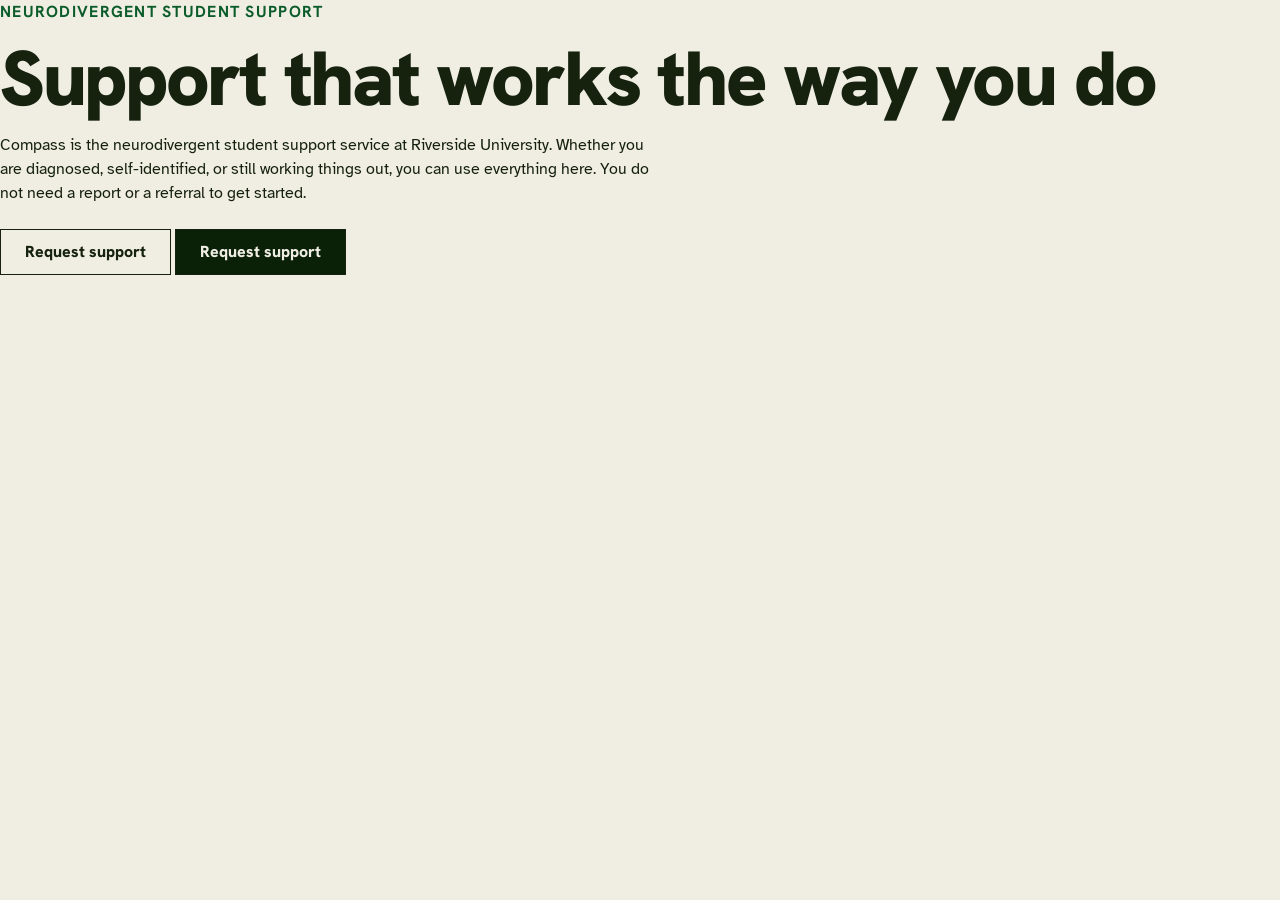
<file: 01-utility-first-starter/index.html>
<!doctype html>
<html lang="en-IE">
  <head>
    <meta charset="utf-8" />
    <meta name="viewport" content="width=device-width, initial-scale=1" />
    <title>Week 01 starter — Compass hero</title>
    <link rel="preconnect" href="https://fonts.googleapis.com" />
    <link rel="preconnect" href="https://fonts.gstatic.com" crossorigin />
    <link
      href="https://fonts.googleapis.com/css2?family=Atkinson+Hyperlegible:ital,wght@0,400;0,700;1,400;1,700&family=Hanken+Grotesk:wght@500;700;800;900&display=swap"
      rel="stylesheet"
    />
    <link rel="stylesheet" href="assets/app.css" />
  </head>
  <body class="bg-paper font-sans text-ink selection:bg-ink-deep selection:text-on-dark">
    <main>
      <p
        class="font-display text-base font-bold tracking-[0.08em] text-link uppercase"
      >
        Neurodivergent student support
      </p>
      <h1
        class="mt-4 font-display text-display leading-none font-black tracking-[-0.03em] text-balance"
      >
        Support that works the way you do
      </h1>
      <p class="mt-4 max-w-[66ch] text-pretty">
        Compass is the neurodivergent student support service at Riverside
        University. Whether you are diagnosed, self-identified, or still working
        things out, you can use everything here. You do not need a report or a
        referral to get started.
      </p>
      <p class="mt-6">
        <a
          href="#"
          class="inline-block border-(length:--rule) border-ink bg-transparent px-6 py-2.5 font-display font-extrabold text-ink no-underline"
          >Request support</a
        >
        <a
          href="#"
          class="inline-block border-(length:--rule) border-ink bg-ink-deep px-6 py-2.5 font-display font-extrabold text-on-dark no-underline"
          >Request support</a
        >
      </p>
    </main>
  </body>
</html>
</file>
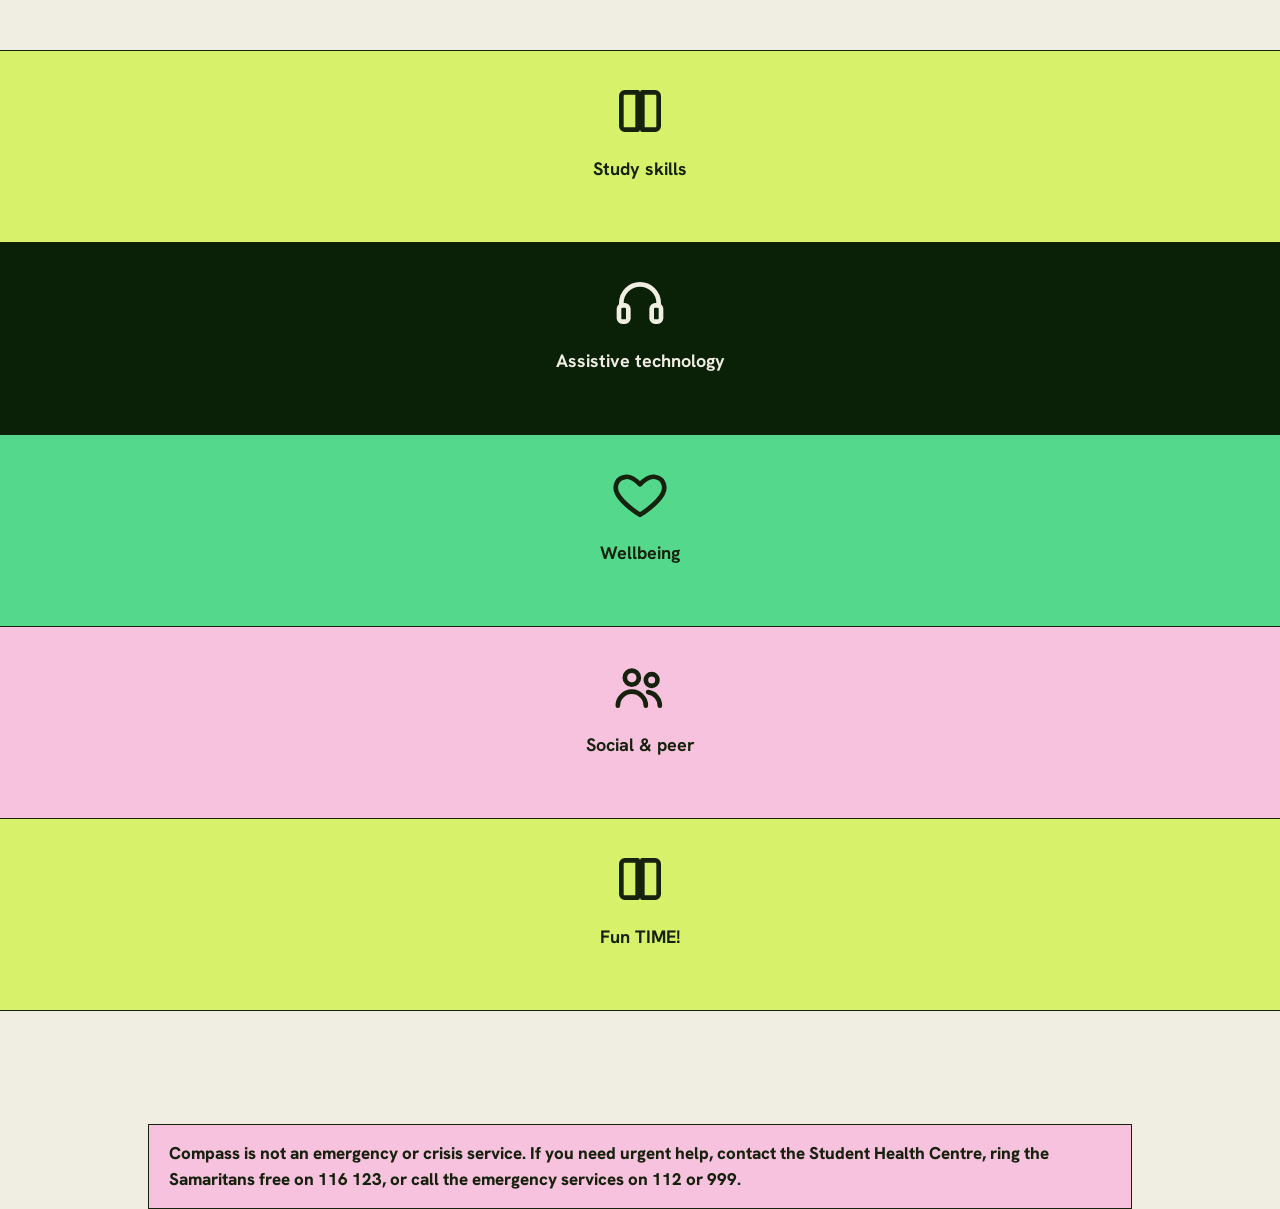
<file: 02-core-utilities-starter/index.html>
<!doctype html>
<html lang="en-IE">
  <head>
    <meta charset="utf-8" />
    <meta name="viewport" content="width=device-width, initial-scale=1" />
    <title>Week 02 starter — Compass support types &amp; crisis notice</title>
    <link rel="preconnect" href="https://fonts.googleapis.com" />
    <link rel="preconnect" href="https://fonts.gstatic.com" crossorigin />
    <link href="https://fonts.googleapis.com/css2?family=Atkinson+Hyperlegible:ital,wght@0,400;0,700;1,400;1,700&family=Hanken+Grotesk:wght@500;700;800;900&display=swap" rel="stylesheet" />
    <link rel="stylesheet" href="assets/app.css" />
  </head>
  <body class="bg-paper font-sans text-ink">
    <main class="py-[clamp(2rem,1.5rem+2vw,3.5rem)]">
      <ul class="list-none border-t-(length:--rule) border-ink pl-0">
        <li class="border-b-(length:--rule) border-ink min-h-48 bg-lime p-8 text-center text-on-light">
          <svg class="mx-auto mb-4 block h-14 w-14" viewBox="0 0 24 24" fill="none" stroke="currentColor" stroke-width="2" stroke-linecap="round" stroke-linejoin="round" aria-hidden="true">
            <path d="M4 5.5C4 4.67 4.67 4 5.5 4H11v16H5.5A1.5 1.5 0 0 1 4 18.5v-13Z" />
            <path d="M20 5.5c0-.83-.67-1.5-1.5-1.5H13v16h5.5c.83 0 1.5-.67 1.5-1.5v-13Z" />
          </svg>
          <span class="font-display text-lg font-bold">Study skills</span>
        </li>
        <li class="border-b-(length:--rule) border-ink min-h-48 bg-ink-deep p-8 text-center text-on-dark">
          <svg class="mx-auto mb-4 block h-14 w-14" viewBox="0 0 24 24" fill="none" stroke="currentColor" stroke-width="2" stroke-linecap="round" stroke-linejoin="round" aria-hidden="true">
            <path d="M4 13v-1a8 8 0 0 1 16 0v1" />
            <rect x="3" y="13" width="4" height="7" rx="1.5" />
            <rect x="17" y="13" width="4" height="7" rx="1.5" />
          </svg>
          <span class="font-display text-lg font-bold">Assistive technology</span>
        </li>
        <li class="border-b-(length:--rule) border-ink min-h-48 bg-green p-8 text-center text-on-light">
          <svg class="mx-auto mb-4 block h-14 w-14" viewBox="0 0 24 24" fill="none" stroke="currentColor" stroke-width="2" stroke-linecap="round" stroke-linejoin="round" aria-hidden="true">
            <path d="M12 20.5s-7.5-4.6-9.8-9.2C.6 7.8 2.4 4.5 6 4.2c2-.2 3.7.9 6 3.2 2.3-2.3 4-3.4 6-3.2 3.6.3 5.4 3.6 3.8 7.1C19.5 15.9 12 20.5 12 20.5Z" />
          </svg>
          <span class="font-display text-lg font-bold">Wellbeing</span>
        </li>
        <li class="border-b-(length:--rule) border-ink min-h-48 bg-pink p-8 text-center text-on-light">
          <svg class="mx-auto mb-4 block h-14 w-14" viewBox="0 0 24 24" fill="none" stroke="currentColor" stroke-width="2" stroke-linecap="round" stroke-linejoin="round" aria-hidden="true">
            <circle cx="8.5" cy="8" r="3" />
            <path d="M2.5 20c0-3.3 2.7-6 6-6s6 2.7 6 6" />
            <circle cx="17" cy="9" r="2.5" />
            <path d="M15.5 14.2c2.9.4 5 2.9 5 5.8" />
          </svg>
          <span class="font-display text-lg font-bold">Social &amp; peer</span>
        </li>
        <li class="border-b-(length:--rule) border-ink min-h-48 bg-lime p-8 text-center text-on-light">
          <svg class="mx-auto mb-4 block h-14 w-14" viewBox="0 0 24 24" fill="none" stroke="currentColor" stroke-width="2" stroke-linecap="round" stroke-linejoin="round" aria-hidden="true">
            <path d="M4 5.5C4 4.67 4.67 4 5.5 4H11v16H5.5A1.5 1.5 0 0 1 4 18.5v-13Z" />
            <path d="M20 5.5c0-.83-.67-1.5-1.5-1.5H13v16h5.5c.83 0 1.5-.67 1.5-1.5v-13Z" />
          </svg>
          <span class="font-display text-lg font-bold">Fun TIME!</span>
        </li>
      </ul>
    </main>
    <footer class="mt-[clamp(2.5rem,2rem+3vw,4rem)]">
      <div class="mx-auto max-w-5xl px-5">
        <p class="border-(length:--rule) border-ink bg-pink px-5 py-4 font-display text-[1.0625rem] font-extrabold text-on-light">
          Compass is not an emergency or crisis service. If you need urgent help, contact the Student Health Centre, ring the Samaritans free on 116 123, or call the emergency services on 112 or 999.
        </p>
      </div>
    </footer>
  </body>
</html>
</file>
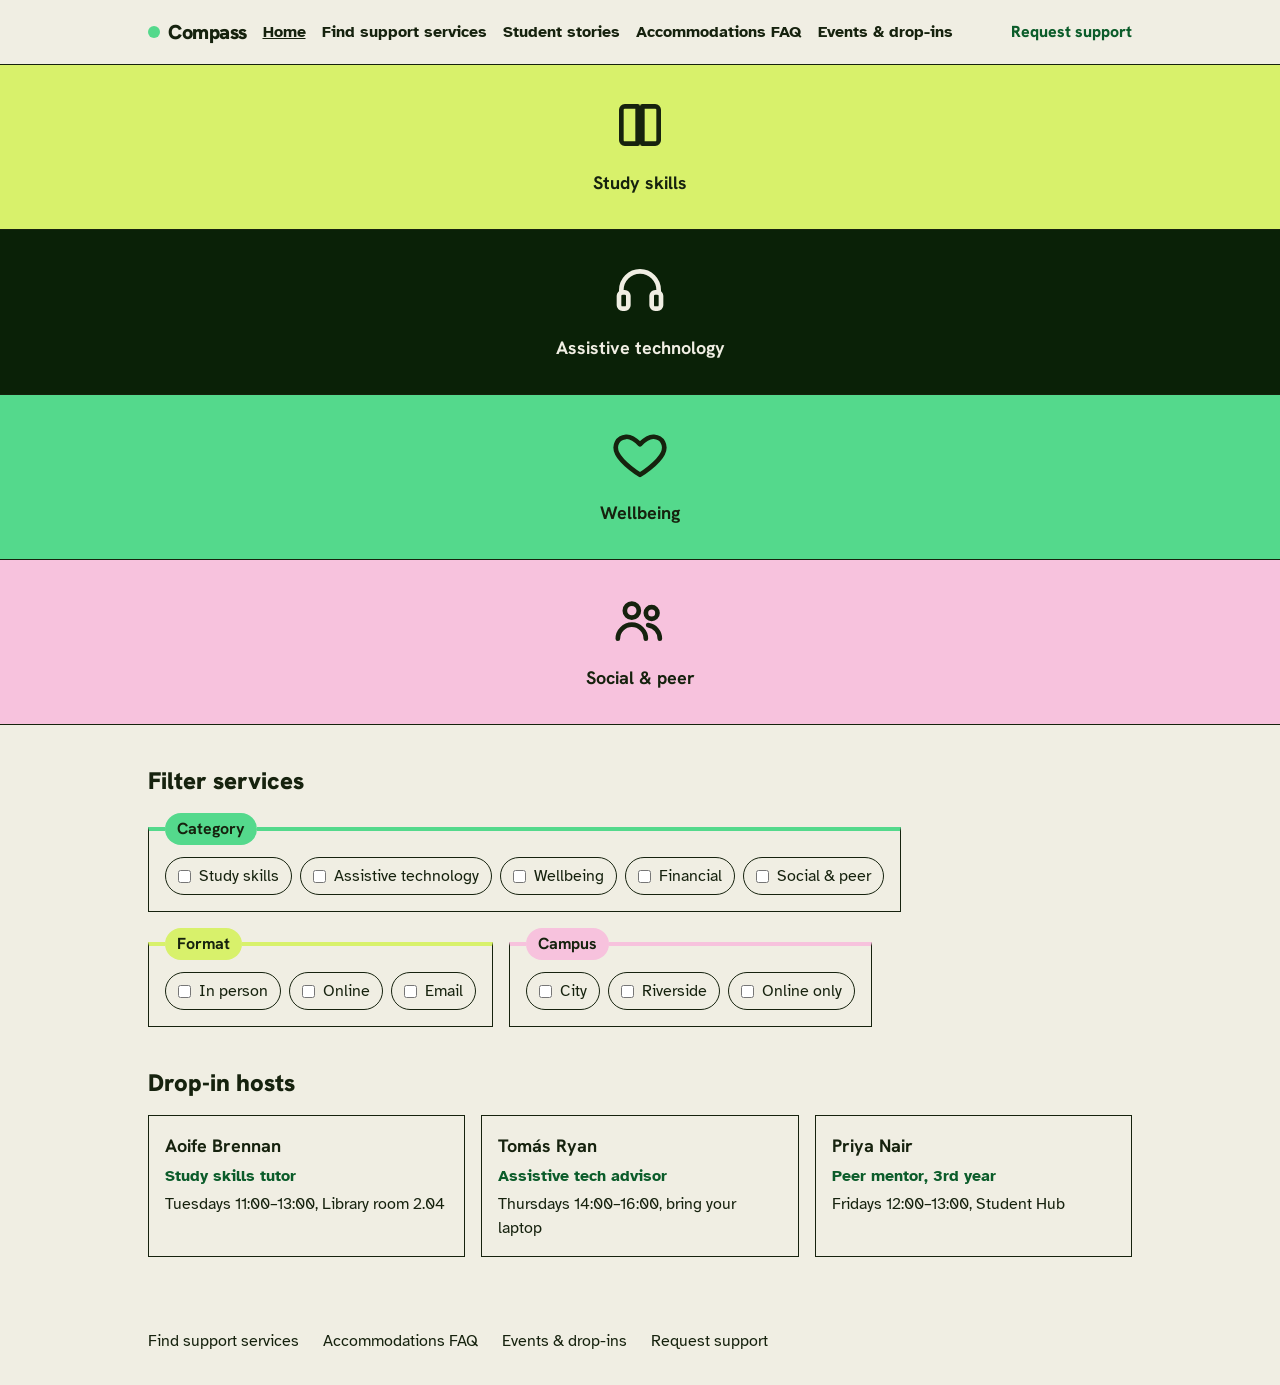
<file: 03-flexbox-starter/index.html>
<!doctype html>
<html lang="en-IE">
  <head>
    <meta charset="utf-8" />
    <meta name="viewport" content="width=device-width, initial-scale=1" />
    <title>Week 03 starter — Compass header/nav, support cells &amp; filter row</title>
    <link rel="preconnect" href="https://fonts.googleapis.com" />
    <link rel="preconnect" href="https://fonts.gstatic.com" crossorigin />
    <link href="https://fonts.googleapis.com/css2?family=Atkinson+Hyperlegible:ital,wght@0,400;0,700;1,400;1,700&family=Hanken+Grotesk:wght@500;700;800;900&display=swap" rel="stylesheet" />
    <link rel="stylesheet" href="assets/app.css" />
  </head>
  <body class="bg-paper font-sans text-ink">
    <!-- Base colour and type (bg-paper, font-sans, text-ink) are already
         here, same three classes as weeks 1 and 2 — nothing new to add.
         Nothing below has a layout class yet, though: the header row, the
         nav links, the support cells, and the filter row's fieldsets are
         all still in normal document flow, everything just stacking block
         by block. That's what Flexbox is for. -->

    <header>
      <div class="mx-auto flex max-w-5xl flex-wrap items-center gap-4 px-5 py-4">
        <a href="index.html" class="flex items-center font-display text-xl font-black tracking-tight text-ink no-underline">
          <span aria-hidden="true" class="mr-2 size-3 rounded-full bg-green"></span>
          Compass
        </a>
        <nav aria-label="Primary" class="contents">
          <a href="index.html" aria-current="page" class="py-1 text-base font-bold text-ink underline">Home</a>
          <a href="find-support-services.html" class="py-1 text-base font-bold text-ink no-underline">Find support services</a>
          <a href="student-stories.html" class="py-1 text-base font-bold text-ink no-underline">Student stories</a>
          <a href="accommodations-faq.html" class="py-1 text-base font-bold text-ink no-underline">Accommodations FAQ</a>
          <a href="events.html" class="py-1 text-base font-bold text-ink no-underline">Events &amp; drop-ins</a>
          <a href="request-support.html" class="ml-auto py-1 font-display text-base font-extrabold text-link no-underline">Request support</a>
        </nav>
      </div>
    </header>

    <main>
      <!-- Colour, border, padding, and type here are exactly what you built
           in week 2 — carried over as given, so this week is only about
           the one thing that's new: the icon still sits inline next to its
           label instead of stacked above it, because nothing here is
           flex yet. -->
      <ul class="list-none border-t-(length:--rule) border-ink pl-0">
        <li class="flex flex-col items-center gap-4 border-b-(length:--rule) border-ink bg-lime p-8 text-center text-on-light">
          <svg class="h-14 w-14" viewBox="0 0 24 24" fill="none" stroke="currentColor" stroke-width="2" stroke-linecap="round" stroke-linejoin="round" aria-hidden="true">
            <path d="M4 5.5C4 4.67 4.67 4 5.5 4H11v16H5.5A1.5 1.5 0 0 1 4 18.5v-13Z" />
            <path d="M20 5.5c0-.83-.67-1.5-1.5-1.5H13v16h5.5c.83 0 1.5-.67 1.5-1.5v-13Z" />
          </svg>
          <span class="font-display text-lg font-bold">Study skills</span>
        </li>
        <li class="flex flex-col items-center gap-4 border-b-(length:--rule) border-ink bg-ink-deep p-8 text-center text-on-dark">
          <svg class="h-14 w-14" viewBox="0 0 24 24" fill="none" stroke="currentColor" stroke-width="2" stroke-linecap="round" stroke-linejoin="round" aria-hidden="true">
            <path d="M4 13v-1a8 8 0 0 1 16 0v1" />
            <rect x="3" y="13" width="4" height="7" rx="1.5" />
            <rect x="17" y="13" width="4" height="7" rx="1.5" />
          </svg>
          <span class="font-display text-lg font-bold">Assistive technology</span>
        </li>
        <li class="flex flex-col items-center gap-4 border-b-(length:--rule) border-ink bg-green p-8 text-center text-on-light">
          <svg class="h-14 w-14" viewBox="0 0 24 24" fill="none" stroke="currentColor" stroke-width="2" stroke-linecap="round" stroke-linejoin="round" aria-hidden="true">
            <path d="M12 20.5s-7.5-4.6-9.8-9.2C.6 7.8 2.4 4.5 6 4.2c2-.2 3.7.9 6 3.2 2.3-2.3 4-3.4 6-3.2 3.6.3 5.4 3.6 3.8 7.1C19.5 15.9 12 20.5 12 20.5Z" />
          </svg>
          <span class="font-display text-lg font-bold">Wellbeing</span>
        </li>
        <li class="flex flex-col items-center gap-4 border-b-(length:--rule) border-ink bg-pink p-8 text-center text-on-light">
          <svg class="h-14 w-14" viewBox="0 0 24 24" fill="none" stroke="currentColor" stroke-width="2" stroke-linecap="round" stroke-linejoin="round" aria-hidden="true">
            <circle cx="8.5" cy="8" r="3" />
            <path d="M2.5 20c0-3.3 2.7-6 6-6s6 2.7 6 6" />
            <circle cx="17" cy="9" r="2.5" />
            <path d="M15.5 14.2c2.9.4 5 2.9 5 5.8" />
          </svg>
          <span class="font-display text-lg font-bold">Social &amp; peer</span>
        </li>
      </ul>

      <form aria-labelledby="filter-heading" method="get" action="#" class="mx-auto mt-10 max-w-5xl px-5">
        <h2 id="filter-heading" class="mb-4 font-display text-2xl font-black">Filter services</h2>

        <div class="flex flex-wrap gap-4">
          <fieldset class="flex flex-wrap gap-2 border-(length:--rule) border-t-4 border-ink border-t-green bg-paper px-4 pt-3 pb-4">
            <legend class="rounded-full bg-green px-3 py-1 font-display text-base font-bold text-on-light">Category</legend>
            <label class="flex items-center gap-2 rounded-full border-(length:--rule) border-ink bg-paper px-3 py-1.5 font-normal"
              ><input type="checkbox" name="category" value="study-skills" /> Study skills</label
            >
            <label class="flex items-center gap-2 rounded-full border-(length:--rule) border-ink bg-paper px-3 py-1.5 font-normal"
              ><input type="checkbox" name="category" value="assistive-tech" /> Assistive technology</label
            >
            <label class="flex items-center gap-2 rounded-full border-(length:--rule) border-ink bg-paper px-3 py-1.5 font-normal"
              ><input type="checkbox" name="category" value="wellbeing" /> Wellbeing</label
            >
            <label class="flex items-center gap-2 rounded-full border-(length:--rule) border-ink bg-paper px-3 py-1.5 font-normal"
              ><input type="checkbox" name="category" value="financial" /> Financial</label
            >
            <label class="flex items-center gap-2 rounded-full border-(length:--rule) border-ink bg-paper px-3 py-1.5 font-normal"
              ><input type="checkbox" name="category" value="social" /> Social &amp; peer</label
            >
          </fieldset>

          <fieldset class="flex flex-wrap gap-2 border-(length:--rule) border-t-4 border-ink border-t-lime bg-paper px-4 pt-3 pb-4">
            <legend class="rounded-full bg-lime px-3 py-1 font-display text-base font-bold text-on-light">Format</legend>
            <label class="flex items-center gap-2 rounded-full border-(length:--rule) border-ink bg-paper px-3 py-1.5 font-normal"
              ><input type="checkbox" name="format" value="in-person" /> In person</label
            >
            <label class="flex items-center gap-2 rounded-full border-(length:--rule) border-ink bg-paper px-3 py-1.5 font-normal"><input type="checkbox" name="format" value="online" /> Online</label>
            <label class="flex items-center gap-2 rounded-full border-(length:--rule) border-ink bg-paper px-3 py-1.5 font-normal"><input type="checkbox" name="format" value="email" /> Email</label>
          </fieldset>

          <fieldset class="flex flex-wrap gap-2 border-(length:--rule) border-t-4 border-ink border-t-pink bg-paper px-4 pt-3 pb-4">
            <legend class="rounded-full bg-pink px-3 py-1 font-display text-base font-bold text-on-light">Campus</legend>
            <label class="flex items-center gap-2 rounded-full border-(length:--rule) border-ink bg-paper px-3 py-1.5 font-normal"><input type="checkbox" name="campus" value="city" /> City</label>
            <label class="flex items-center gap-2 rounded-full border-(length:--rule) border-ink bg-paper px-3 py-1.5 font-normal"
              ><input type="checkbox" name="campus" value="riverside" /> Riverside</label
            >
            <label class="flex items-center gap-2 rounded-full border-(length:--rule) border-ink bg-paper px-3 py-1.5 font-normal"
              ><input type="checkbox" name="campus" value="online-only" /> Online only</label
            >
          </fieldset>
        </div>
      </form>

      <!-- In-class challenge: drop-in hosts strip (invented people) -->
      <section aria-labelledby="hosts-heading" class="mx-auto mt-10 max-w-5xl px-5">
        <h2 id="hosts-heading" class="mb-4 font-display text-2xl font-black">Drop-in hosts</h2>
        <ul class="flex list-none flex-wrap gap-4 pl-0">
          <li class="flex flex-1 basis-60 flex-col gap-1 border-(length:--rule) border-ink bg-paper p-4">
            <span class="font-display text-lg font-bold">Aoife Brennan</span>
            <span class="font-bold text-link">Study skills tutor</span>
            <span>Tuesdays 11:00–13:00, Library room 2.04</span>
          </li>
          <li class="flex flex-1 basis-60 flex-col gap-1 border-(length:--rule) border-ink bg-paper p-4">
            <span class="font-display text-lg font-bold">Tomás Ryan</span>
            <span class="font-bold text-link">Assistive tech advisor</span>
            <span>Thursdays 14:00–16:00, bring your laptop</span>
          </li>
          <li class="flex flex-1 basis-60 flex-col gap-1 border-(length:--rule) border-ink bg-paper p-4">
            <span class="font-display text-lg font-bold">Priya Nair</span>
            <span class="font-bold text-link">Peer mentor, 3rd year</span>
            <span>Fridays 12:00–13:00, Student Hub</span>
          </li>
        </ul>
      </section>
    </main>

    <!-- Homework target: build this into a real footer link list using
         gap-x-*/gap-y-*. Nothing here has a class yet either. -->
    <footer class="mx-auto mt-10 max-w-5xl px-5 py-8">
      <nav aria-label="Footer">
        <ul class="flex list-none flex-wrap gap-x-6 gap-y-2 pl-0">
          <li>
            <a href="find-support-services.html">Find support services</a>
          </li>
          <li><a href="accommodations-faq.html">Accommodations FAQ</a></li>
          <li><a href="events.html">Events &amp; drop-ins</a></li>
          <li><a href="request-support.html">Request support</a></li>
        </ul>
      </nav>
    </footer>
  </body>
</html>
</file>
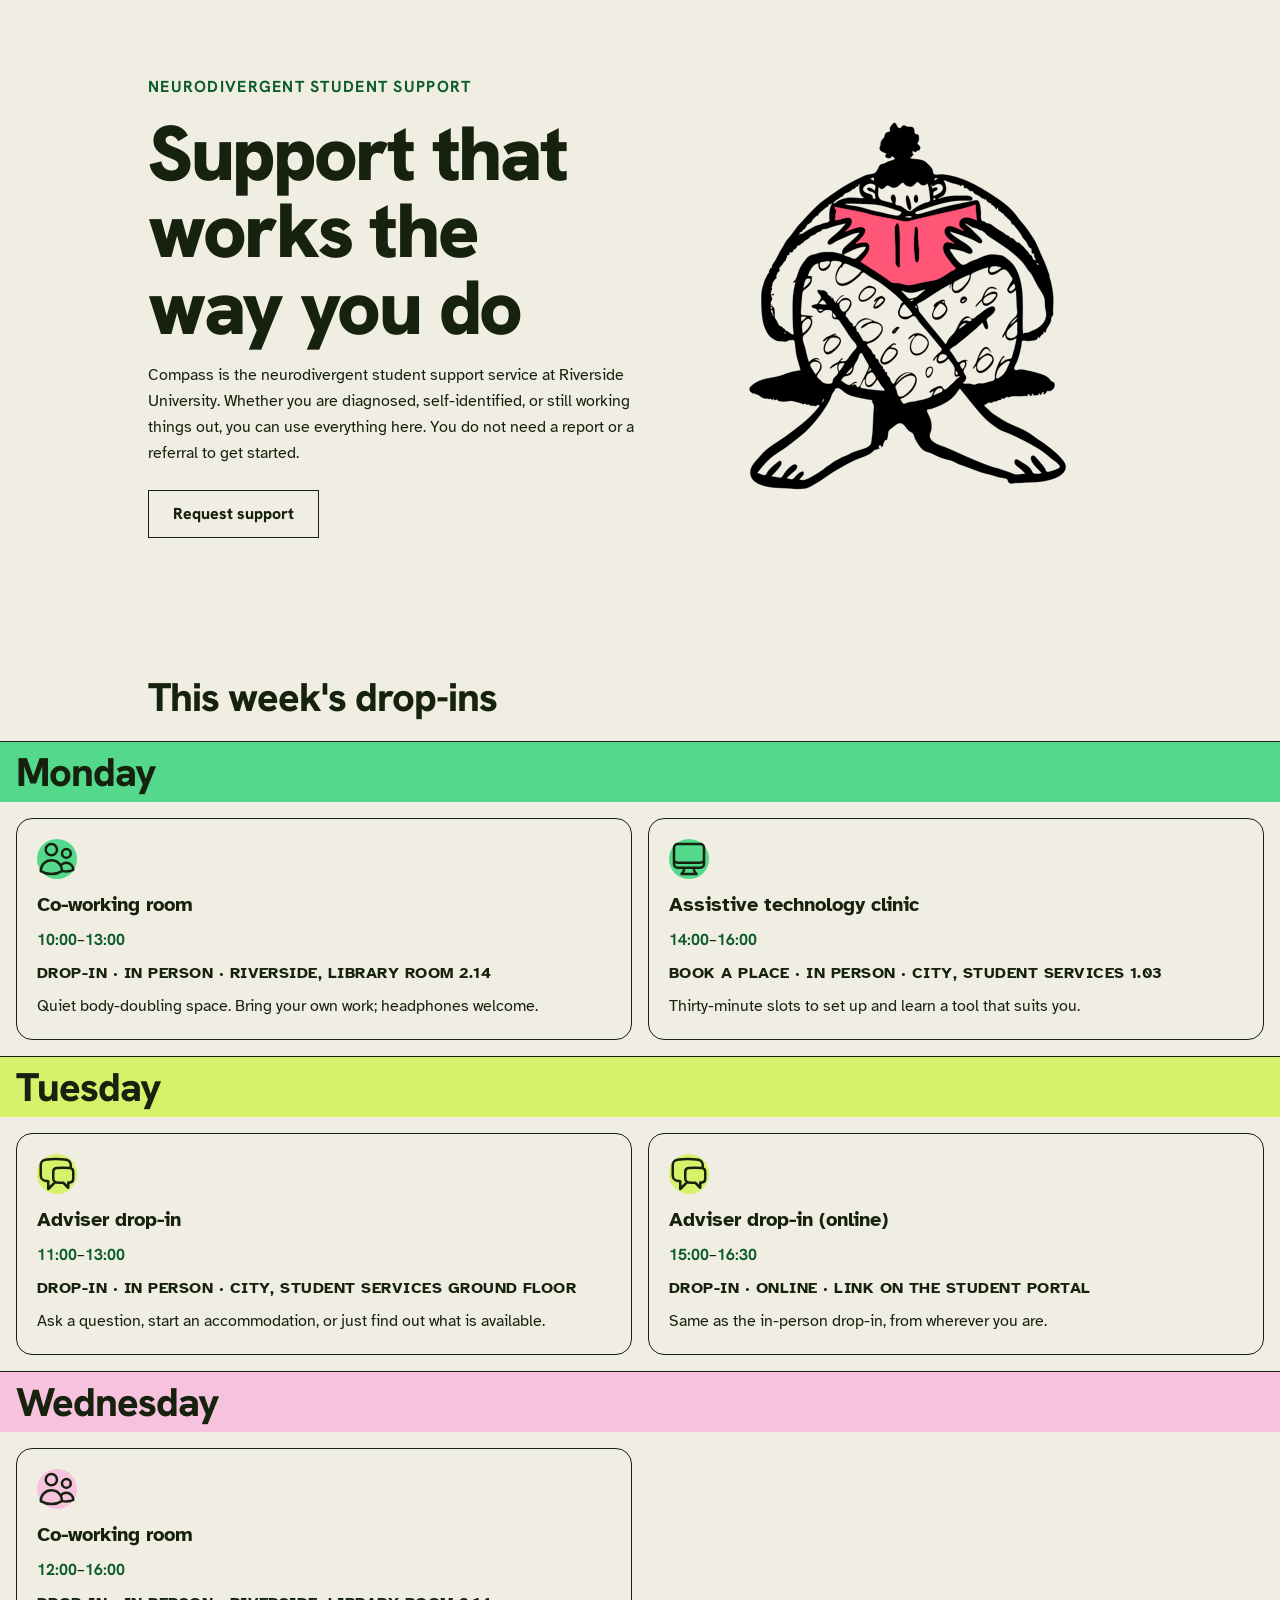
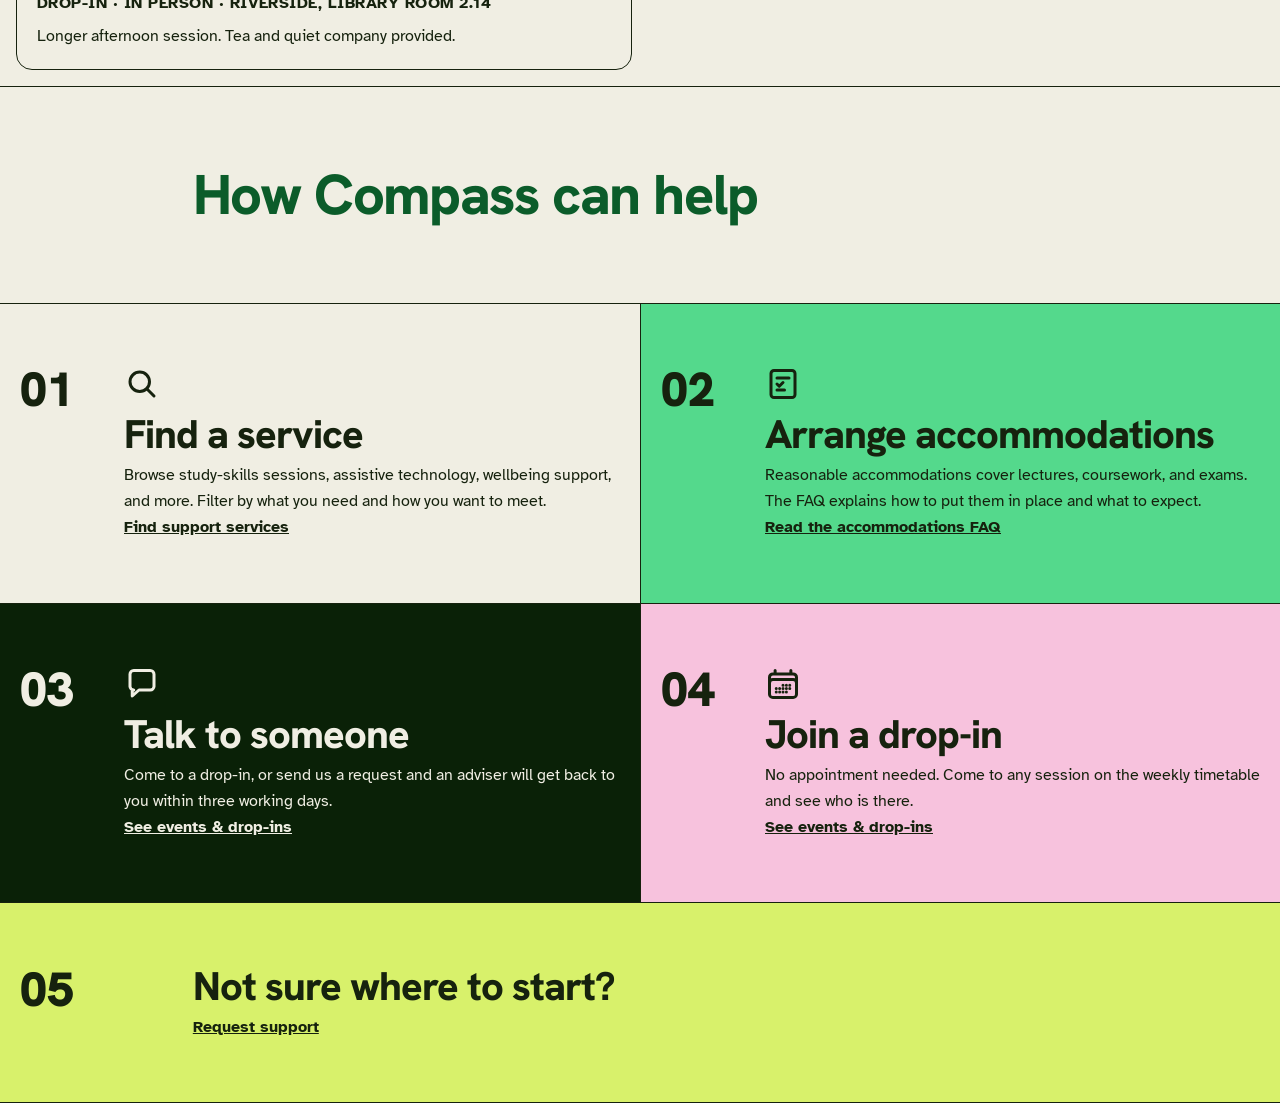
<file: 04-grid-starter/index.html>
<!doctype html>
<html lang="en-IE">
  <head>
    <meta charset="utf-8" />
    <meta name="viewport" content="width=device-width, initial-scale=1" />
    <title>
      Week 04 starter — Compass hero, events days &amp; numbered rows
    </title>
    <link rel="preconnect" href="https://fonts.googleapis.com" />
    <link rel="preconnect" href="https://fonts.gstatic.com" crossorigin />
    <link
      href="https://fonts.googleapis.com/css2?family=Atkinson+Hyperlegible:ital,wght@0,400;0,700;1,400;1,700&family=Hanken+Grotesk:wght@500;700;800;900&display=swap"
      rel="stylesheet"
    />
    <link rel="stylesheet" href="assets/app.css" />
  </head>
  <body class="bg-paper font-sans leading-relaxed text-ink">
    <!-- Colour, type, spacing and borders are already here, carried over
         from weeks 1 to 3. Nothing below has a layout class yet, so
         everything just stacks. That's what this week fixes. Three targets, in
         order: the hero, the events day sections, the numbered rows. -->
    <main>
      <!-- Target 1: hero. Week 1's text, plus Compass's doodle. -->
      <section aria-labelledby="intro-heading">
        <div
          class="mx-auto grid max-w-5xl grid-cols-[1.1fr_0.9fr] items-center gap-10 px-5 py-[clamp(2.5rem,1.5rem+4vw,5rem)]"
        >
          <div>
            <p
              class="font-display text-base font-bold tracking-[0.08em] text-link uppercase"
            >
              Neurodivergent student support
            </p>
            <h1
              id="intro-heading"
              class="mt-4 font-display text-display leading-none font-black tracking-[-0.03em] text-balance"
            >
              Support that works the way you do
            </h1>
            <p class="mt-4 max-w-[66ch] text-pretty">
              Compass is the neurodivergent student support service at Riverside
              University. Whether you are diagnosed, self-identified, or still
              working things out, you can use everything here. You do not need a
              report or a referral to get started.
            </p>
            <p class="mt-6">
              <a
                class="inline-block border-(length:--rule) border-ink bg-transparent px-6 py-2.5 font-display font-extrabold text-ink no-underline"
                href="#"
                >Request support</a
              >
            </p>
          </div>
          <div class="mx-auto w-full max-w-sm">
            <img
              src="images/hero-student-doodle.png"
              alt=""
              width="359"
              height="400"
            />
          </div>
        </div>
      </section>

      <!-- Target 2: events. Three of Compass's day sections. -->
      <h2
        class="mx-auto max-w-5xl px-5 pt-16 pb-6 font-display text-h2 leading-none font-extrabold tracking-tight"
      >
        This week's drop-ins
      </h2>
      <div class="border-t-(length:--rule) border-ink">
        <section
          class="border-b-(length:--rule) border-ink bg-paper"
          aria-labelledby="mon-heading"
        >
          <h2
            id="mon-heading"
            class="m-0 flex items-center gap-2 bg-green px-4 py-2.5 font-display text-h2 leading-none font-extrabold tracking-tight text-on-light"
          >
            Monday
          </h2>
          <div class="grid grid-cols-2 gap-4 p-4">
            <article
              class="flex flex-col gap-2 rounded-2xl border-(length:--rule) border-ink bg-paper p-5"
            >
              <span
                class="mb-1 inline-flex h-10 w-10 items-center justify-center rounded-full bg-green text-on-light"
                aria-hidden="true"
              >
                <svg
                  viewBox="0 0 24 24"
                  fill="none"
                  stroke="currentColor"
                  stroke-width="1.5"
                  stroke-linecap="round"
                  stroke-linejoin="round"
                >
                  <path
                    d="M15 19.1276C15.8329 19.37 16.7138 19.5 17.625 19.5C19.1037 19.5 20.5025 19.1576 21.7464 18.5478C21.7488 18.4905 21.75 18.4329 21.75 18.375C21.75 16.0968 19.9031 14.25 17.625 14.25C16.2069 14.25 14.956 14.9655 14.2136 16.0552M15 19.1276V19.125C15 18.0121 14.7148 16.9658 14.2136 16.0552M15 19.1276C15 19.1632 14.9997 19.1988 14.9991 19.2343C13.1374 20.3552 10.9565 21 8.625 21C6.29353 21 4.11264 20.3552 2.25092 19.2343C2.25031 19.198 2.25 19.1615 2.25 19.125C2.25 15.6042 5.10418 12.75 8.625 12.75C11.0329 12.75 13.129 14.085 14.2136 16.0552M12 6.375C12 8.23896 10.489 9.75 8.625 9.75C6.76104 9.75 5.25 8.23896 5.25 6.375C5.25 4.51104 6.76104 3 8.625 3C10.489 3 12 4.51104 12 6.375ZM20.25 8.625C20.25 10.0747 19.0747 11.25 17.625 11.25C16.1753 11.25 15 10.0747 15 8.625C15 7.17525 16.1753 6 17.625 6C19.0747 6 20.25 7.17525 20.25 8.625Z"
                  />
                </svg>
              </span>
              <h3 class="m-0 text-xl font-black">Co-working room</h3>
              <p>
                <time datetime="10:00" class="font-display font-bold text-link"
                  >10:00</time
                >&ndash;<time
                  datetime="13:00"
                  class="font-display font-bold text-link"
                  >13:00</time
                >
              </p>
              <p class="text-base font-bold tracking-[0.03em] uppercase">
                Drop-in &middot; In person &middot; Riverside, Library room 2.14
              </p>
              <p>
                Quiet body-doubling space. Bring your own work; headphones
                welcome.
              </p>
            </article>
            <article
              class="flex flex-col gap-2 rounded-2xl border-(length:--rule) border-ink bg-paper p-5"
            >
              <span
                class="mb-1 inline-flex h-10 w-10 items-center justify-center rounded-full bg-green text-on-light"
                aria-hidden="true"
              >
                <svg
                  viewBox="0 0 24 24"
                  fill="none"
                  stroke="currentColor"
                  stroke-width="1.5"
                  stroke-linecap="round"
                  stroke-linejoin="round"
                >
                  <path
                    d="M9 17.25V18.2574C9 19.053 8.68393 19.8161 8.12132 20.3787L7.5 21H16.5L15.8787 20.3787C15.3161 19.8161 15 19.053 15 18.2574V17.25M21 5.25V15C21 16.2426 19.9926 17.25 18.75 17.25H5.25C4.00736 17.25 3 16.2426 3 15V5.25M21 5.25C21 4.00736 19.9926 3 18.75 3H5.25C4.00736 3 3 4.00736 3 5.25M21 5.25V12C21 13.2426 19.9926 14.25 18.75 14.25H5.25C4.00736 14.25 3 13.2426 3 12V5.25"
                  />
                </svg>
              </span>
              <h3 class="m-0 text-xl font-black">
                Assistive technology clinic
              </h3>
              <p>
                <time datetime="14:00" class="font-display font-bold text-link"
                  >14:00</time
                >&ndash;<time
                  datetime="16:00"
                  class="font-display font-bold text-link"
                  >16:00</time
                >
              </p>
              <p class="text-base font-bold tracking-[0.03em] uppercase">
                Book a place &middot; In person &middot; City, Student Services
                1.03
              </p>
              <p>
                Thirty-minute slots to set up and learn a tool that suits you.
              </p>
            </article>
          </div>
        </section>
        <section
          class="border-b-(length:--rule) border-ink bg-paper"
          aria-labelledby="tue-heading"
        >
          <h2
            id="tue-heading"
            class="m-0 flex items-center gap-2 bg-lime px-4 py-2.5 font-display text-h2 leading-none font-extrabold tracking-tight text-on-light"
          >
            Tuesday
          </h2>
          <div class="grid grid-cols-2 gap-4 p-4">
            <article
              class="flex flex-col gap-2 rounded-2xl border-(length:--rule) border-ink bg-paper p-5"
            >
              <span
                class="mb-1 inline-flex h-10 w-10 items-center justify-center rounded-full bg-lime text-on-light"
                aria-hidden="true"
              >
                <svg
                  viewBox="0 0 24 24"
                  fill="none"
                  stroke="currentColor"
                  stroke-width="1.5"
                  stroke-linecap="round"
                  stroke-linejoin="round"
                >
                  <path
                    d="M20.25 8.51104C21.1341 8.79549 21.75 9.6392 21.75 10.6082V14.8938C21.75 16.0304 20.9026 16.9943 19.7697 17.0867C19.4308 17.1144 19.0909 17.1386 18.75 17.1592V20.25L15.75 17.25C14.3963 17.25 13.0556 17.1948 11.7302 17.0866C11.4319 17.0623 11.1534 16.9775 10.9049 16.8451M20.25 8.51104C20.0986 8.46232 19.9393 8.43 19.7739 8.41628C18.4472 8.30616 17.1051 8.25 15.75 8.25C14.3948 8.25 13.0528 8.30616 11.7261 8.41627C10.595 8.51015 9.75 9.47323 9.75 10.6082V14.8937C9.75 15.731 10.2099 16.4746 10.9049 16.8451M20.25 8.51104V6.63731C20.25 5.01589 19.0983 3.61065 17.4903 3.40191C15.4478 3.13676 13.365 3 11.2503 3C9.13533 3 7.05233 3.13678 5.00963 3.40199C3.40173 3.61074 2.25 5.01598 2.25 6.63738V12.8626C2.25 14.484 3.40173 15.8893 5.00964 16.098C5.58661 16.1729 6.16679 16.2376 6.75 16.2918V21L10.9049 16.8451"
                  />
                </svg>
              </span>
              <h3 class="m-0 text-xl font-black">Adviser drop-in</h3>
              <p>
                <time datetime="11:00" class="font-display font-bold text-link"
                  >11:00</time
                >&ndash;<time
                  datetime="13:00"
                  class="font-display font-bold text-link"
                  >13:00</time
                >
              </p>
              <p class="text-base font-bold tracking-[0.03em] uppercase">
                Drop-in &middot; In person &middot; City, Student Services
                ground floor
              </p>
              <p>
                Ask a question, start an accommodation, or just find out what is
                available.
              </p>
            </article>
            <article
              class="flex flex-col gap-2 rounded-2xl border-(length:--rule) border-ink bg-paper p-5"
            >
              <span
                class="mb-1 inline-flex h-10 w-10 items-center justify-center rounded-full bg-lime text-on-light"
                aria-hidden="true"
              >
                <svg
                  viewBox="0 0 24 24"
                  fill="none"
                  stroke="currentColor"
                  stroke-width="1.5"
                  stroke-linecap="round"
                  stroke-linejoin="round"
                >
                  <path
                    d="M20.25 8.51104C21.1341 8.79549 21.75 9.6392 21.75 10.6082V14.8938C21.75 16.0304 20.9026 16.9943 19.7697 17.0867C19.4308 17.1144 19.0909 17.1386 18.75 17.1592V20.25L15.75 17.25C14.3963 17.25 13.0556 17.1948 11.7302 17.0866C11.4319 17.0623 11.1534 16.9775 10.9049 16.8451M20.25 8.51104C20.0986 8.46232 19.9393 8.43 19.7739 8.41628C18.4472 8.30616 17.1051 8.25 15.75 8.25C14.3948 8.25 13.0528 8.30616 11.7261 8.41627C10.595 8.51015 9.75 9.47323 9.75 10.6082V14.8937C9.75 15.731 10.2099 16.4746 10.9049 16.8451M20.25 8.51104V6.63731C20.25 5.01589 19.0983 3.61065 17.4903 3.40191C15.4478 3.13676 13.365 3 11.2503 3C9.13533 3 7.05233 3.13678 5.00963 3.40199C3.40173 3.61074 2.25 5.01598 2.25 6.63738V12.8626C2.25 14.484 3.40173 15.8893 5.00964 16.098C5.58661 16.1729 6.16679 16.2376 6.75 16.2918V21L10.9049 16.8451"
                  />
                </svg>
              </span>
              <h3 class="m-0 text-xl font-black">Adviser drop-in (online)</h3>
              <p>
                <time datetime="15:00" class="font-display font-bold text-link"
                  >15:00</time
                >&ndash;<time
                  datetime="16:30"
                  class="font-display font-bold text-link"
                  >16:30</time
                >
              </p>
              <p class="text-base font-bold tracking-[0.03em] uppercase">
                Drop-in &middot; Online &middot; Link on the student portal
              </p>
              <p>Same as the in-person drop-in, from wherever you are.</p>
            </article>
          </div>
        </section>
        <section
          class="border-b-(length:--rule) border-ink bg-paper"
          aria-labelledby="wed-heading"
        >
          <h2
            id="wed-heading"
            class="m-0 flex items-center gap-2 bg-pink px-4 py-2.5 font-display text-h2 leading-none font-extrabold tracking-tight text-on-light"
          >
            Wednesday
          </h2>
          <div class="grid grid-cols-2 gap-4 p-4">
            <article
              class="flex flex-col gap-2 rounded-2xl border-(length:--rule) border-ink bg-paper p-5"
            >
              <span
                class="mb-1 inline-flex h-10 w-10 items-center justify-center rounded-full bg-pink text-on-light"
                aria-hidden="true"
              >
                <svg
                  viewBox="0 0 24 24"
                  fill="none"
                  stroke="currentColor"
                  stroke-width="1.5"
                  stroke-linecap="round"
                  stroke-linejoin="round"
                >
                  <path
                    d="M15 19.1276C15.8329 19.37 16.7138 19.5 17.625 19.5C19.1037 19.5 20.5025 19.1576 21.7464 18.5478C21.7488 18.4905 21.75 18.4329 21.75 18.375C21.75 16.0968 19.9031 14.25 17.625 14.25C16.2069 14.25 14.956 14.9655 14.2136 16.0552M15 19.1276V19.125C15 18.0121 14.7148 16.9658 14.2136 16.0552M15 19.1276C15 19.1632 14.9997 19.1988 14.9991 19.2343C13.1374 20.3552 10.9565 21 8.625 21C6.29353 21 4.11264 20.3552 2.25092 19.2343C2.25031 19.198 2.25 19.1615 2.25 19.125C2.25 15.6042 5.10418 12.75 8.625 12.75C11.0329 12.75 13.129 14.085 14.2136 16.0552M12 6.375C12 8.23896 10.489 9.75 8.625 9.75C6.76104 9.75 5.25 8.23896 5.25 6.375C5.25 4.51104 6.76104 3 8.625 3C10.489 3 12 4.51104 12 6.375ZM20.25 8.625C20.25 10.0747 19.0747 11.25 17.625 11.25C16.1753 11.25 15 10.0747 15 8.625C15 7.17525 16.1753 6 17.625 6C19.0747 6 20.25 7.17525 20.25 8.625Z"
                  />
                </svg>
              </span>
              <h3 class="m-0 text-xl font-black">Co-working room</h3>
              <p>
                <time datetime="12:00" class="font-display font-bold text-link"
                  >12:00</time
                >&ndash;<time
                  datetime="16:00"
                  class="font-display font-bold text-link"
                  >16:00</time
                >
              </p>
              <p class="text-base font-bold tracking-[0.03em] uppercase">
                Drop-in &middot; In person &middot; Riverside, Library room 2.14
              </p>
              <p>Longer afternoon session. Tea and quiet company provided.</p>
            </article>
          </div>
        </section>
      </div>

      <!-- Target 3: numbered rows. The hairlines (border-t, border-l) look
           odd while the rows stack, and right once they sit in two
           columns. -->
      <section aria-labelledby="help-heading">
        <div class="grid grid-cols-[minmax(5rem,12%)_1fr] gap-6 px-5 py-20">
          <div aria-hidden="true"></div>
          <h2
            id="help-heading"
            class="font-display text-[clamp(2.25rem,1.75rem+2.2vw,3.5rem)] leading-none font-extrabold tracking-tight text-link"
          >
            How Compass can help
          </h2>
        </div>
        <ul class="grid grid-cols-2 border-y-(length:--rule) border-ink">
          <li class="bg-paper text-ink">
            <div
              class="grid grid-cols-[minmax(5rem,12%)_1fr] gap-6 px-5 py-[clamp(2.25rem,1.5rem+3vw,4rem)]"
            >
              <span
                class="font-display text-[clamp(2rem,1.5rem+2vw,3rem)] leading-none font-black"
                aria-hidden="true"
                >01</span
              >
              <div class="min-w-0 break-words">
                <svg
                  class="mb-3 h-9 w-9"
                  viewBox="0 0 24 24"
                  fill="none"
                  stroke="currentColor"
                  stroke-width="2"
                  stroke-linecap="round"
                  stroke-linejoin="round"
                  aria-hidden="true"
                >
                  <circle cx="10.5" cy="10.5" r="6.5" />
                  <path d="M20 20l-4.8-4.8" />
                </svg>
                <h3
                  class="mb-2 font-display text-h2 leading-none font-extrabold tracking-tight text-balance"
                >
                  Find a service
                </h3>
                <p>
                  Browse study-skills sessions, assistive technology, wellbeing
                  support, and more. Filter by what you need and how you want to
                  meet.
                </p>
                <p>
                  <a
                    class="font-bold text-inherit underline"
                    href="find-support-services.html"
                    >Find support services</a
                  >
                </p>
              </div>
            </div>
          </li>
          <li
            class="border-l-(length:--rule) border-ink bg-green text-on-light"
          >
            <div
              class="grid grid-cols-[minmax(5rem,12%)_1fr] gap-6 px-5 py-[clamp(2.25rem,1.5rem+3vw,4rem)]"
            >
              <span
                class="font-display text-[clamp(2rem,1.5rem+2vw,3rem)] leading-none font-black"
                aria-hidden="true"
                >02</span
              >
              <div class="min-w-0 break-words">
                <svg
                  class="mb-3 h-9 w-9"
                  viewBox="0 0 24 24"
                  fill="none"
                  stroke="currentColor"
                  stroke-width="2"
                  stroke-linecap="round"
                  stroke-linejoin="round"
                  aria-hidden="true"
                >
                  <rect x="4" y="3" width="16" height="18" rx="2" />
                  <path d="M8 8h8M8 12l1.5 1.5L12 11M8 16h5" />
                </svg>
                <h3
                  class="mb-2 font-display text-h2 leading-none font-extrabold tracking-tight text-balance"
                >
                  Arrange accommodations
                </h3>
                <p>
                  Reasonable accommodations cover lectures, coursework, and
                  exams. The FAQ explains how to put them in place and what to
                  expect.
                </p>
                <p>
                  <a
                    class="font-bold text-inherit underline"
                    href="accommodations-faq.html"
                    >Read the accommodations FAQ</a
                  >
                </p>
              </div>
            </div>
          </li>
          <li
            class="border-t-(length:--rule) border-ink bg-ink-deep text-on-dark"
          >
            <div
              class="grid grid-cols-[minmax(5rem,12%)_1fr] gap-6 px-5 py-[clamp(2.25rem,1.5rem+3vw,4rem)]"
            >
              <span
                class="font-display text-[clamp(2rem,1.5rem+2vw,3rem)] leading-none font-black"
                aria-hidden="true"
                >03</span
              >
              <div class="min-w-0 break-words">
                <svg
                  class="mb-3 h-9 w-9"
                  viewBox="0 0 24 24"
                  fill="none"
                  stroke="currentColor"
                  stroke-width="2"
                  stroke-linecap="round"
                  stroke-linejoin="round"
                  aria-hidden="true"
                >
                  <path
                    d="M4 5.5A2.5 2.5 0 0 1 6.5 3h11A2.5 2.5 0 0 1 20 5.5v8A2.5 2.5 0 0 1 17.5 16H10l-4.5 4v-4H6.5A2.5 2.5 0 0 1 4 13.5v-8Z"
                  />
                </svg>
                <h3
                  class="mb-2 font-display text-h2 leading-none font-extrabold tracking-tight text-balance"
                >
                  Talk to someone
                </h3>
                <p>
                  Come to a drop-in, or send us a request and an adviser will
                  get back to you within three working days.
                </p>
                <p>
                  <a class="font-bold text-inherit underline" href="events.html"
                    >See events &amp; drop-ins</a
                  >
                </p>
              </div>
            </div>
          </li>
          <li
            class="border-t-(length:--rule) border-l-(length:--rule) border-ink bg-pink text-on-light"
          >
            <div
              class="grid grid-cols-[minmax(5rem,12%)_1fr] gap-6 px-5 py-[clamp(2.25rem,1.5rem+3vw,4rem)]"
            >
              <span
                class="font-display text-[clamp(2rem,1.5rem+2vw,3rem)] leading-none font-black"
                aria-hidden="true"
                >04</span
              >
              <div class="min-w-0 break-words">
                <svg
                  class="mb-3 h-9 w-9"
                  viewBox="0 0 24 24"
                  fill="none"
                  stroke="currentColor"
                  stroke-width="2"
                  stroke-linecap="round"
                  stroke-linejoin="round"
                  aria-hidden="true"
                >
                  <path
                    d="M6.75 3V5.25M17.25 3V5.25M3 18.75V7.5C3 6.25736 4.00736 5.25 5.25 5.25H18.75C19.9926 5.25 21 6.25736 21 7.5V18.75M3 18.75C3 19.9926 4.00736 21 5.25 21H18.75C19.9926 21 21 19.9926 21 18.75M3 18.75V11.25C3 10.0074 4.00736 9 5.25 9H18.75C19.9926 9 21 10.0074 21 11.25V18.75M12 12.75H12.0075V12.7575H12V12.75ZM12 15H12.0075V15.0075H12V15ZM12 17.25H12.0075V17.2575H12V17.25ZM9.75 15H9.7575V15.0075H9.75V15ZM9.75 17.25H9.7575V17.2575H9.75V17.25ZM7.5 15H7.5075V15.0075H7.5V15ZM7.5 17.25H7.5075V17.2575H7.5V17.25ZM14.25 12.75H14.2575V12.7575H14.25V12.75ZM14.25 15H14.2575V15.0075H14.25V15ZM14.25 17.25H14.2575V17.2575H14.25V17.25ZM16.5 12.75H16.5075V12.7575H16.5V12.75ZM16.5 15H16.5075V15.0075H16.5V15Z"
                  />
                </svg>
                <h3
                  class="mb-2 font-display text-h2 leading-none font-extrabold tracking-tight text-balance"
                >
                  Join a drop-in
                </h3>
                <p>
                  No appointment needed. Come to any session on the weekly
                  timetable and see who is there.
                </p>
                <p>
                  <a class="font-bold text-inherit underline" href="events.html"
                    >See events &amp; drop-ins</a
                  >
                </p>
              </div>
            </div>
          </li>
          <!-- Take-home: col-span-full spans every column (grid line 1 to
               -1), however many columns the grid has. -->
          <li
            class="col-span-full border-t-(length:--rule) border-ink bg-lime text-on-light"
          >
            <div
              class="grid grid-cols-[minmax(5rem,12%)_1fr] gap-6 px-5 py-[clamp(2.25rem,1.5rem+3vw,4rem)]"
            >
              <span
                class="font-display text-[clamp(2rem,1.5rem+2vw,3rem)] leading-none font-black"
                aria-hidden="true"
                >05</span
              >
              <div class="min-w-0 break-words">
                <h3
                  class="mb-2 font-display text-h2 leading-none font-extrabold tracking-tight text-balance"
                >
                  Not sure where to start?
                </h3>
                <p>
                  <a class="font-bold text-inherit underline" href="#"
                    >Request support</a
                  >
                </p>
              </div>
            </div>
          </li>
        </ul>
      </section>
    </main>
  </body>
</html>
</file>
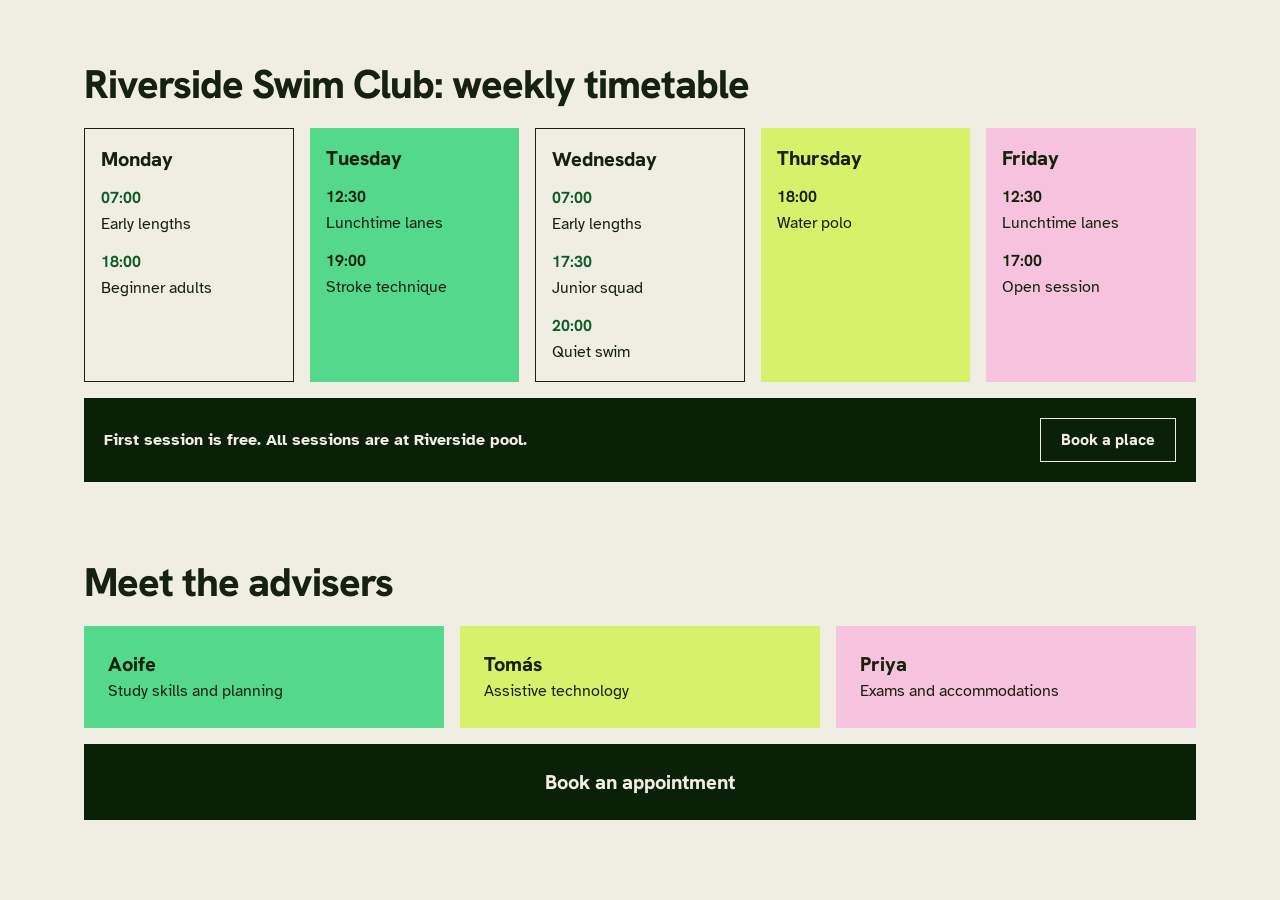
<file: 04-grid-starter/practice.html>
<!doctype html>
<html lang="en-IE">
  <head>
    <meta charset="utf-8" />
    <meta name="viewport" content="width=device-width, initial-scale=1" />
    <title>Week 04 practice</title>
    <link rel="preconnect" href="https://fonts.googleapis.com" />
    <link rel="preconnect" href="https://fonts.gstatic.com" crossorigin />
    <link
      href="https://fonts.googleapis.com/css2?family=Atkinson+Hyperlegible:ital,wght@0,400;0,700;1,400;1,700&family=Hanken+Grotesk:wght@500;700;800;900&display=swap"
      rel="stylesheet"
    />
    <link rel="stylesheet" href="assets/app.css" />
  </head>
  <body class="bg-paper font-sans leading-relaxed text-ink">
    <main class="mx-auto flex max-w-6xl flex-col gap-20 px-5 py-16">
      <!-- In-class challenge: weekly timetable built with grid.
           - grid-cols-5: one equal column per day (no pixel widths)
           - gap-4: all spacing between cells comes from gap
           - col-span-full on the banner: one item spans every column
           - each day's sessions are a real <ul>, so they read in order -->
      <section aria-labelledby="timetable-heading">
        <h1
          id="timetable-heading"
          class="mb-6 font-display text-h2 leading-none font-extrabold tracking-tight"
        >
          Riverside Swim Club: weekly timetable
        </h1>

        <div class="grid grid-cols-5 gap-4">
          <section
            class="flex flex-col gap-3 border-(length:--rule) border-ink bg-paper p-4"
            aria-labelledby="tt-mon"
          >
            <h2 id="tt-mon" class="font-display text-xl font-extrabold">
              Monday
            </h2>
            <ul class="flex flex-col gap-3">
              <li>
                <span class="block font-display font-bold text-link">07:00</span>
                Early lengths
              </li>
              <li>
                <span class="block font-display font-bold text-link">18:00</span>
                Beginner adults
              </li>
            </ul>
          </section>

          <section
            class="flex flex-col gap-3 bg-green p-4 text-on-light"
            aria-labelledby="tt-tue"
          >
            <h2 id="tt-tue" class="font-display text-xl font-extrabold">
              Tuesday
            </h2>
            <ul class="flex flex-col gap-3">
              <li>
                <span class="block font-display font-bold">12:30</span>
                Lunchtime lanes
              </li>
              <li>
                <span class="block font-display font-bold">19:00</span>
                Stroke technique
              </li>
            </ul>
          </section>

          <section
            class="flex flex-col gap-3 border-(length:--rule) border-ink bg-paper p-4"
            aria-labelledby="tt-wed"
          >
            <h2 id="tt-wed" class="font-display text-xl font-extrabold">
              Wednesday
            </h2>
            <ul class="flex flex-col gap-3">
              <li>
                <span class="block font-display font-bold text-link">07:00</span>
                Early lengths
              </li>
              <li>
                <span class="block font-display font-bold text-link">17:30</span>
                Junior squad
              </li>
              <li>
                <span class="block font-display font-bold text-link">20:00</span>
                Quiet swim
              </li>
            </ul>
          </section>

          <section
            class="flex flex-col gap-3 bg-lime p-4 text-on-light"
            aria-labelledby="tt-thu"
          >
            <h2 id="tt-thu" class="font-display text-xl font-extrabold">
              Thursday
            </h2>
            <ul class="flex flex-col gap-3">
              <li>
                <span class="block font-display font-bold">18:00</span>
                Water polo
              </li>
            </ul>
          </section>

          <section
            class="flex flex-col gap-3 bg-pink p-4 text-on-light"
            aria-labelledby="tt-fri"
          >
            <h2 id="tt-fri" class="font-display text-xl font-extrabold">
              Friday
            </h2>
            <ul class="flex flex-col gap-3">
              <li>
                <span class="block font-display font-bold">12:30</span>
                Lunchtime lanes
              </li>
              <li>
                <span class="block font-display font-bold">17:00</span>
                Open session
              </li>
            </ul>
          </section>

          <div
            class="col-span-full flex items-center justify-between gap-4 bg-ink-deep p-5 text-on-dark"
          >
            <p class="font-bold">
              First session is free. All sessions are at Riverside pool.
            </p>
            <a
              class="inline-block border-(length:--rule) border-on-dark px-5 py-2 font-display font-extrabold text-on-dark no-underline"
              href="#"
              >Book a place</a
            >
          </div>
        </div>
      </section>

      <!-- Without the net: three adviser cards in equal columns, and a
           band that spans all three (a span, not a fourth column). -->
      <section aria-labelledby="advisers-heading">
        <h2
          id="advisers-heading"
          class="mb-6 font-display text-h2 leading-none font-extrabold tracking-tight"
        >
          Meet the advisers
        </h2>
        <div class="grid grid-cols-3 gap-4">
          <article class="bg-green p-6 text-on-light">
            <h3 class="font-display text-xl font-extrabold">Aoife</h3>
            <p>Study skills and planning</p>
          </article>
          <article class="bg-lime p-6 text-on-light">
            <h3 class="font-display text-xl font-extrabold">Tomás</h3>
            <p>Assistive technology</p>
          </article>
          <article class="bg-pink p-6 text-on-light">
            <h3 class="font-display text-xl font-extrabold">Priya</h3>
            <p>Exams and accommodations</p>
          </article>
          <a
            class="col-span-3 bg-ink-deep p-6 text-center font-display text-xl font-extrabold text-on-dark"
            href="#"
            >Book an appointment</a
          >
        </div>
      </section>
    </main>
  </body>
</html>
</file>
<file: 01-utility-first-starter/assets/app.css>
/*! tailwindcss v4.3.3 | MIT License | https://tailwindcss.com */
@layer properties;
@layer theme, base, components, utilities;
@layer theme {
  :root, :host {
    --font-sans: "Atkinson Hyperlegible", system-ui, -apple-system, "Segoe UI", sans-serif;
    --font-mono: ui-monospace, SFMono-Regular, Menlo, Monaco, Consolas, "Liberation Mono",
      "Courier New", monospace;
    --spacing: 0.25rem;
    --text-base: 1rem;
    --text-base--line-height: calc(1.5 / 1);
    --font-weight-bold: 700;
    --font-weight-extrabold: 800;
    --font-weight-black: 900;
    --default-font-family: var(--font-sans);
    --default-mono-font-family: var(--font-mono);
    --font-display: "Hanken Grotesk", ui-sans-serif, system-ui, sans-serif;
    --color-ink-deep: #0a2107;
    --color-on-dark: #f0eee3;
    --color-paper: #f0eee3;
    --color-ink: #16220e;
    --color-link: #0b5c2a;
    --text-display: clamp(2.5rem, 1.6rem + 4vw, 5rem);
  }
}
@layer base {
  *, ::after, ::before, ::backdrop, ::file-selector-button {
    box-sizing: border-box;
    margin: 0;
    padding: 0;
    border: 0 solid;
  }
  html, :host {
    line-height: 1.5;
    -webkit-text-size-adjust: 100%;
    tab-size: 4;
    font-family: var(--default-font-family, -apple-system, BlinkMacSystemFont, "Segoe UI", Roboto, "Helvetica Neue", "Noto Sans", Arial, sans-serif, "Apple Color Emoji", "Segoe UI Emoji", "Segoe UI Symbol", "Noto Color Emoji");
    font-feature-settings: var(--default-font-feature-settings, normal);
    font-variation-settings: var(--default-font-variation-settings, normal);
    -webkit-tap-highlight-color: transparent;
  }
  hr {
    height: 0;
    color: inherit;
    border-top-width: 1px;
  }
  abbr:where([title]) {
    -webkit-text-decoration: underline dotted;
    text-decoration: underline dotted;
  }
  h1, h2, h3, h4, h5, h6 {
    font-size: inherit;
    font-weight: inherit;
  }
  a {
    color: inherit;
    -webkit-text-decoration: inherit;
    text-decoration: inherit;
  }
  b, strong {
    font-weight: bolder;
  }
  code, kbd, samp, pre {
    font-family: var(--default-mono-font-family, ui-monospace, SFMono-Regular, Menlo, Monaco, Consolas, "Liberation Mono", "Courier New", monospace);
    font-feature-settings: var(--default-mono-font-feature-settings, normal);
    font-variation-settings: var(--default-mono-font-variation-settings, normal);
    font-size: 1em;
  }
  small {
    font-size: 80%;
  }
  sub, sup {
    font-size: 75%;
    line-height: 0;
    position: relative;
    vertical-align: baseline;
  }
  sub {
    bottom: -0.25em;
  }
  sup {
    top: -0.5em;
  }
  table {
    text-indent: 0;
    border-color: inherit;
    border-collapse: collapse;
  }
  :-moz-focusring:where(:not(iframe)) {
    outline: auto;
  }
  progress {
    vertical-align: baseline;
  }
  summary {
    display: list-item;
  }
  ol, ul, menu {
    list-style: none;
  }
  img, svg, video, canvas, audio, iframe, embed, object {
    display: block;
    vertical-align: middle;
  }
  img, video {
    max-width: 100%;
    height: auto;
  }
  button, input, select, optgroup, textarea, ::file-selector-button {
    font: inherit;
    font-feature-settings: inherit;
    font-variation-settings: inherit;
    letter-spacing: inherit;
    color: inherit;
    border-radius: 0;
    background-color: transparent;
    opacity: 1;
  }
  :where(select:is([multiple], [size])) optgroup {
    font-weight: bolder;
  }
  :where(select:is([multiple], [size])) optgroup option {
    padding-inline-start: 20px;
  }
  ::file-selector-button {
    margin-inline-end: 4px;
  }
  ::placeholder {
    opacity: 1;
  }
  @supports (not (-webkit-appearance: -apple-pay-button))  or (contain-intrinsic-size: 1px) {
    ::placeholder {
      color: currentcolor;
      @supports (color: color-mix(in lab, red, red)) {
        color: color-mix(in oklab, currentcolor 50%, transparent);
      }
    }
  }
  textarea {
    resize: vertical;
  }
  ::-webkit-search-decoration {
    -webkit-appearance: none;
  }
  ::-webkit-date-and-time-value {
    min-height: 1lh;
    text-align: inherit;
  }
  ::-webkit-datetime-edit {
    display: inline-flex;
  }
  ::-webkit-datetime-edit-fields-wrapper {
    padding: 0;
  }
  ::-webkit-datetime-edit, ::-webkit-datetime-edit-year-field, ::-webkit-datetime-edit-month-field, ::-webkit-datetime-edit-day-field, ::-webkit-datetime-edit-hour-field, ::-webkit-datetime-edit-minute-field, ::-webkit-datetime-edit-second-field, ::-webkit-datetime-edit-millisecond-field, ::-webkit-datetime-edit-meridiem-field {
    padding-block: 0;
  }
  ::-webkit-calendar-picker-indicator {
    line-height: 1;
  }
  :-moz-ui-invalid {
    box-shadow: none;
  }
  button, input:where([type="button"], [type="reset"], [type="submit"]), ::file-selector-button {
    appearance: button;
  }
  ::-webkit-inner-spin-button, ::-webkit-outer-spin-button {
    height: auto;
  }
  [hidden]:where(:not([hidden="until-found"])) {
    display: none !important;
  }
}
@layer utilities {
  .mt-4 {
    margin-top: calc(var(--spacing) * 4);
  }
  .mt-6 {
    margin-top: calc(var(--spacing) * 6);
  }
  .inline-block {
    display: inline-block;
  }
  .max-w-\[66ch\] {
    max-width: 66ch;
  }
  .border-\(length\:--rule\) {
    border-style: var(--tw-border-style);
    border-width: var(--rule);
  }
  .border-ink {
    border-color: var(--color-ink);
  }
  .bg-ink-deep {
    background-color: var(--color-ink-deep);
  }
  .bg-paper {
    background-color: var(--color-paper);
  }
  .bg-transparent {
    background-color: transparent;
  }
  .px-6 {
    padding-inline: calc(var(--spacing) * 6);
  }
  .py-2\.5 {
    padding-block: calc(var(--spacing) * 2.5);
  }
  .font-display {
    font-family: var(--font-display);
  }
  .font-sans {
    font-family: var(--font-sans);
  }
  .text-base {
    font-size: var(--text-base);
    line-height: var(--tw-leading, var(--text-base--line-height));
  }
  .text-display {
    font-size: var(--text-display);
  }
  .leading-none {
    --tw-leading: 1;
    line-height: 1;
  }
  .font-black {
    --tw-font-weight: var(--font-weight-black);
    font-weight: var(--font-weight-black);
  }
  .font-bold {
    --tw-font-weight: var(--font-weight-bold);
    font-weight: var(--font-weight-bold);
  }
  .font-extrabold {
    --tw-font-weight: var(--font-weight-extrabold);
    font-weight: var(--font-weight-extrabold);
  }
  .tracking-\[-0\.03em\] {
    --tw-tracking: -0.03em;
    letter-spacing: -0.03em;
  }
  .tracking-\[0\.08em\] {
    --tw-tracking: 0.08em;
    letter-spacing: 0.08em;
  }
  .text-balance {
    text-wrap: balance;
  }
  .text-pretty {
    text-wrap: pretty;
  }
  .text-ink {
    color: var(--color-ink);
  }
  .text-link {
    color: var(--color-link);
  }
  .text-on-dark {
    color: var(--color-on-dark);
  }
  .uppercase {
    text-transform: uppercase;
  }
  .no-underline {
    text-decoration-line: none;
  }
  .selection\:bg-ink-deep {
    & *::selection {
      background-color: var(--color-ink-deep);
    }
    &::selection {
      background-color: var(--color-ink-deep);
    }
  }
  .selection\:text-on-dark {
    & *::selection {
      color: var(--color-on-dark);
    }
    &::selection {
      color: var(--color-on-dark);
    }
  }
}
:root {
  --rule: 1.5px;
}
@property --tw-border-style {
  syntax: "*";
  inherits: false;
  initial-value: solid;
}
@property --tw-leading {
  syntax: "*";
  inherits: false;
}
@property --tw-font-weight {
  syntax: "*";
  inherits: false;
}
@property --tw-tracking {
  syntax: "*";
  inherits: false;
}
@layer properties {
  @supports ((-webkit-hyphens: none) and (not (margin-trim: inline))) or ((-moz-orient: inline) and (not (color:rgb(from red r g b)))) {
    *, ::before, ::after, ::backdrop {
      --tw-border-style: solid;
      --tw-leading: initial;
      --tw-font-weight: initial;
      --tw-tracking: initial;
    }
  }
}
</file>
<file: 02-core-utilities-starter/assets/app.css>
/*! tailwindcss v4.3.3 | MIT License | https://tailwindcss.com */
@layer properties;
@layer theme, base, components, utilities;
@layer theme {
  :root, :host {
    --font-sans: "Atkinson Hyperlegible", system-ui, -apple-system, "Segoe UI", sans-serif;
    --font-mono: ui-monospace, SFMono-Regular, Menlo, Monaco, Consolas, "Liberation Mono",
      "Courier New", monospace;
    --spacing: 0.25rem;
    --container-5xl: 64rem;
    --text-lg: 1.125rem;
    --text-lg--line-height: calc(1.75 / 1.125);
    --font-weight-bold: 700;
    --font-weight-extrabold: 800;
    --default-font-family: var(--font-sans);
    --default-mono-font-family: var(--font-mono);
    --font-display: "Hanken Grotesk", ui-sans-serif, system-ui, sans-serif;
    --color-paper: #f0eee3;
    --color-ink: #16220e;
    --color-ink-deep: #0a2107;
    --color-green: #54d98c;
    --color-lime: #d8f16b;
    --color-pink: #f7c2dd;
    --color-on-light: #16220e;
    --color-on-dark: #f0eee3;
  }
}
@layer base {
  *, ::after, ::before, ::backdrop, ::file-selector-button {
    box-sizing: border-box;
    margin: 0;
    padding: 0;
    border: 0 solid;
  }
  html, :host {
    line-height: 1.5;
    -webkit-text-size-adjust: 100%;
    tab-size: 4;
    font-family: var(--default-font-family, -apple-system, BlinkMacSystemFont, "Segoe UI", Roboto, "Helvetica Neue", "Noto Sans", Arial, sans-serif, "Apple Color Emoji", "Segoe UI Emoji", "Segoe UI Symbol", "Noto Color Emoji");
    font-feature-settings: var(--default-font-feature-settings, normal);
    font-variation-settings: var(--default-font-variation-settings, normal);
    -webkit-tap-highlight-color: transparent;
  }
  hr {
    height: 0;
    color: inherit;
    border-top-width: 1px;
  }
  abbr:where([title]) {
    -webkit-text-decoration: underline dotted;
    text-decoration: underline dotted;
  }
  h1, h2, h3, h4, h5, h6 {
    font-size: inherit;
    font-weight: inherit;
  }
  a {
    color: inherit;
    -webkit-text-decoration: inherit;
    text-decoration: inherit;
  }
  b, strong {
    font-weight: bolder;
  }
  code, kbd, samp, pre {
    font-family: var(--default-mono-font-family, ui-monospace, SFMono-Regular, Menlo, Monaco, Consolas, "Liberation Mono", "Courier New", monospace);
    font-feature-settings: var(--default-mono-font-feature-settings, normal);
    font-variation-settings: var(--default-mono-font-variation-settings, normal);
    font-size: 1em;
  }
  small {
    font-size: 80%;
  }
  sub, sup {
    font-size: 75%;
    line-height: 0;
    position: relative;
    vertical-align: baseline;
  }
  sub {
    bottom: -0.25em;
  }
  sup {
    top: -0.5em;
  }
  table {
    text-indent: 0;
    border-color: inherit;
    border-collapse: collapse;
  }
  :-moz-focusring:where(:not(iframe)) {
    outline: auto;
  }
  progress {
    vertical-align: baseline;
  }
  summary {
    display: list-item;
  }
  ol, ul, menu {
    list-style: none;
  }
  img, svg, video, canvas, audio, iframe, embed, object {
    display: block;
    vertical-align: middle;
  }
  img, video {
    max-width: 100%;
    height: auto;
  }
  button, input, select, optgroup, textarea, ::file-selector-button {
    font: inherit;
    font-feature-settings: inherit;
    font-variation-settings: inherit;
    letter-spacing: inherit;
    color: inherit;
    border-radius: 0;
    background-color: transparent;
    opacity: 1;
  }
  :where(select:is([multiple], [size])) optgroup {
    font-weight: bolder;
  }
  :where(select:is([multiple], [size])) optgroup option {
    padding-inline-start: 20px;
  }
  ::file-selector-button {
    margin-inline-end: 4px;
  }
  ::placeholder {
    opacity: 1;
  }
  @supports (not (-webkit-appearance: -apple-pay-button))  or (contain-intrinsic-size: 1px) {
    ::placeholder {
      color: currentcolor;
      @supports (color: color-mix(in lab, red, red)) {
        color: color-mix(in oklab, currentcolor 50%, transparent);
      }
    }
  }
  textarea {
    resize: vertical;
  }
  ::-webkit-search-decoration {
    -webkit-appearance: none;
  }
  ::-webkit-date-and-time-value {
    min-height: 1lh;
    text-align: inherit;
  }
  ::-webkit-datetime-edit {
    display: inline-flex;
  }
  ::-webkit-datetime-edit-fields-wrapper {
    padding: 0;
  }
  ::-webkit-datetime-edit, ::-webkit-datetime-edit-year-field, ::-webkit-datetime-edit-month-field, ::-webkit-datetime-edit-day-field, ::-webkit-datetime-edit-hour-field, ::-webkit-datetime-edit-minute-field, ::-webkit-datetime-edit-second-field, ::-webkit-datetime-edit-millisecond-field, ::-webkit-datetime-edit-meridiem-field {
    padding-block: 0;
  }
  ::-webkit-calendar-picker-indicator {
    line-height: 1;
  }
  :-moz-ui-invalid {
    box-shadow: none;
  }
  button, input:where([type="button"], [type="reset"], [type="submit"]), ::file-selector-button {
    appearance: button;
  }
  ::-webkit-inner-spin-button, ::-webkit-outer-spin-button {
    height: auto;
  }
  [hidden]:where(:not([hidden="until-found"])) {
    display: none !important;
  }
}
@layer utilities {
  .mx-auto {
    margin-inline: auto;
  }
  .mt-\[clamp\(2\.5rem\,2rem\+3vw\,4rem\)\] {
    margin-top: clamp(2.5rem, 2rem + 3vw, 4rem);
  }
  .mb-4 {
    margin-bottom: calc(var(--spacing) * 4);
  }
  .block {
    display: block;
  }
  .table {
    display: table;
  }
  .h-14 {
    height: calc(var(--spacing) * 14);
  }
  .min-h-48 {
    min-height: calc(var(--spacing) * 48);
  }
  .w-14 {
    width: calc(var(--spacing) * 14);
  }
  .max-w-5xl {
    max-width: var(--container-5xl);
  }
  .border-collapse {
    border-collapse: collapse;
  }
  .resize {
    resize: both;
  }
  .list-none {
    list-style-type: none;
  }
  .border {
    border-style: var(--tw-border-style);
    border-width: 1px;
  }
  .border-\(length\:--rule\) {
    border-style: var(--tw-border-style);
    border-width: var(--rule);
  }
  .border-t-\(length\:--rule\) {
    border-top-style: var(--tw-border-style);
    border-top-width: var(--rule);
  }
  .border-b-\(length\:--rule\) {
    border-bottom-style: var(--tw-border-style);
    border-bottom-width: var(--rule);
  }
  .border-ink {
    border-color: var(--color-ink);
  }
  .bg-green {
    background-color: var(--color-green);
  }
  .bg-ink-deep {
    background-color: var(--color-ink-deep);
  }
  .bg-lime {
    background-color: var(--color-lime);
  }
  .bg-paper {
    background-color: var(--color-paper);
  }
  .bg-pink {
    background-color: var(--color-pink);
  }
  .p-8 {
    padding: calc(var(--spacing) * 8);
  }
  .px-5 {
    padding-inline: calc(var(--spacing) * 5);
  }
  .py-4 {
    padding-block: calc(var(--spacing) * 4);
  }
  .py-\[clamp\(2rem\,1\.5rem\+2vw\,3\.5rem\)\] {
    padding-block: clamp(2rem, 1.5rem + 2vw, 3.5rem);
  }
  .pl-0 {
    padding-left: 0px;
  }
  .text-center {
    text-align: center;
  }
  .font-display {
    font-family: var(--font-display);
  }
  .font-sans {
    font-family: var(--font-sans);
  }
  .text-lg {
    font-size: var(--text-lg);
    line-height: var(--tw-leading, var(--text-lg--line-height));
  }
  .text-\[1\.0625rem\] {
    font-size: 1.0625rem;
  }
  .font-bold {
    --tw-font-weight: var(--font-weight-bold);
    font-weight: var(--font-weight-bold);
  }
  .font-extrabold {
    --tw-font-weight: var(--font-weight-extrabold);
    font-weight: var(--font-weight-extrabold);
  }
  .text-ink {
    color: var(--color-ink);
  }
  .text-on-dark {
    color: var(--color-on-dark);
  }
  .text-on-light {
    color: var(--color-on-light);
  }
  .underline {
    text-decoration-line: underline;
  }
  .ring {
    --tw-ring-shadow: var(--tw-ring-inset,) 0 0 0 calc(1px + var(--tw-ring-offset-width)) var(--tw-ring-color, currentcolor);
    box-shadow: var(--tw-inset-shadow), var(--tw-inset-ring-shadow), var(--tw-ring-offset-shadow), var(--tw-ring-shadow), var(--tw-shadow);
  }
  .outline {
    outline-style: var(--tw-outline-style);
    outline-width: 1px;
  }
}
:root {
  --rule: 1.5px;
}
@property --tw-border-style {
  syntax: "*";
  inherits: false;
  initial-value: solid;
}
@property --tw-font-weight {
  syntax: "*";
  inherits: false;
}
@property --tw-shadow {
  syntax: "*";
  inherits: false;
  initial-value: 0 0 #0000;
}
@property --tw-shadow-color {
  syntax: "*";
  inherits: false;
}
@property --tw-shadow-alpha {
  syntax: "<percentage>";
  inherits: false;
  initial-value: 100%;
}
@property --tw-inset-shadow {
  syntax: "*";
  inherits: false;
  initial-value: 0 0 #0000;
}
@property --tw-inset-shadow-color {
  syntax: "*";
  inherits: false;
}
@property --tw-inset-shadow-alpha {
  syntax: "<percentage>";
  inherits: false;
  initial-value: 100%;
}
@property --tw-ring-color {
  syntax: "*";
  inherits: false;
}
@property --tw-ring-shadow {
  syntax: "*";
  inherits: false;
  initial-value: 0 0 #0000;
}
@property --tw-inset-ring-color {
  syntax: "*";
  inherits: false;
}
@property --tw-inset-ring-shadow {
  syntax: "*";
  inherits: false;
  initial-value: 0 0 #0000;
}
@property --tw-ring-inset {
  syntax: "*";
  inherits: false;
}
@property --tw-ring-offset-width {
  syntax: "<length>";
  inherits: false;
  initial-value: 0px;
}
@property --tw-ring-offset-color {
  syntax: "*";
  inherits: false;
  initial-value: #fff;
}
@property --tw-ring-offset-shadow {
  syntax: "*";
  inherits: false;
  initial-value: 0 0 #0000;
}
@property --tw-outline-style {
  syntax: "*";
  inherits: false;
  initial-value: solid;
}
@layer properties {
  @supports ((-webkit-hyphens: none) and (not (margin-trim: inline))) or ((-moz-orient: inline) and (not (color:rgb(from red r g b)))) {
    *, ::before, ::after, ::backdrop {
      --tw-border-style: solid;
      --tw-font-weight: initial;
      --tw-shadow: 0 0 #0000;
      --tw-shadow-color: initial;
      --tw-shadow-alpha: 100%;
      --tw-inset-shadow: 0 0 #0000;
      --tw-inset-shadow-color: initial;
      --tw-inset-shadow-alpha: 100%;
      --tw-ring-color: initial;
      --tw-ring-shadow: 0 0 #0000;
      --tw-inset-ring-color: initial;
      --tw-inset-ring-shadow: 0 0 #0000;
      --tw-ring-inset: initial;
      --tw-ring-offset-width: 0px;
      --tw-ring-offset-color: #fff;
      --tw-ring-offset-shadow: 0 0 #0000;
      --tw-outline-style: solid;
    }
  }
}
</file>
<file: 03-flexbox-starter/assets/app.css>
/*! tailwindcss v4.3.3 | MIT License | https://tailwindcss.com */
@layer properties;
@layer theme, base, components, utilities;
@layer theme {
  :root, :host {
    --font-sans: "Atkinson Hyperlegible", system-ui, -apple-system, "Segoe UI", sans-serif;
    --font-mono: ui-monospace, SFMono-Regular, Menlo, Monaco, Consolas, "Liberation Mono",
      "Courier New", monospace;
    --spacing: 0.25rem;
    --container-5xl: 64rem;
    --text-base: 1rem;
    --text-base--line-height: calc(1.5 / 1);
    --text-lg: 1.125rem;
    --text-lg--line-height: calc(1.75 / 1.125);
    --text-xl: 1.25rem;
    --text-xl--line-height: calc(1.75 / 1.25);
    --text-2xl: 1.5rem;
    --text-2xl--line-height: calc(2 / 1.5);
    --font-weight-normal: 400;
    --font-weight-bold: 700;
    --font-weight-extrabold: 800;
    --font-weight-black: 900;
    --tracking-tight: -0.025em;
    --default-font-family: var(--font-sans);
    --default-mono-font-family: var(--font-mono);
    --font-display: "Hanken Grotesk", ui-sans-serif, system-ui, sans-serif;
    --color-paper: #f0eee3;
    --color-ink: #16220e;
    --color-ink-deep: #0a2107;
    --color-green: #54d98c;
    --color-lime: #d8f16b;
    --color-pink: #f7c2dd;
    --color-link: #0b5c2a;
    --color-on-light: #16220e;
    --color-on-dark: #f0eee3;
  }
}
@layer base {
  *, ::after, ::before, ::backdrop, ::file-selector-button {
    box-sizing: border-box;
    margin: 0;
    padding: 0;
    border: 0 solid;
  }
  html, :host {
    line-height: 1.5;
    -webkit-text-size-adjust: 100%;
    tab-size: 4;
    font-family: var(--default-font-family, -apple-system, BlinkMacSystemFont, "Segoe UI", Roboto, "Helvetica Neue", "Noto Sans", Arial, sans-serif, "Apple Color Emoji", "Segoe UI Emoji", "Segoe UI Symbol", "Noto Color Emoji");
    font-feature-settings: var(--default-font-feature-settings, normal);
    font-variation-settings: var(--default-font-variation-settings, normal);
    -webkit-tap-highlight-color: transparent;
  }
  hr {
    height: 0;
    color: inherit;
    border-top-width: 1px;
  }
  abbr:where([title]) {
    -webkit-text-decoration: underline dotted;
    text-decoration: underline dotted;
  }
  h1, h2, h3, h4, h5, h6 {
    font-size: inherit;
    font-weight: inherit;
  }
  a {
    color: inherit;
    -webkit-text-decoration: inherit;
    text-decoration: inherit;
  }
  b, strong {
    font-weight: bolder;
  }
  code, kbd, samp, pre {
    font-family: var(--default-mono-font-family, ui-monospace, SFMono-Regular, Menlo, Monaco, Consolas, "Liberation Mono", "Courier New", monospace);
    font-feature-settings: var(--default-mono-font-feature-settings, normal);
    font-variation-settings: var(--default-mono-font-variation-settings, normal);
    font-size: 1em;
  }
  small {
    font-size: 80%;
  }
  sub, sup {
    font-size: 75%;
    line-height: 0;
    position: relative;
    vertical-align: baseline;
  }
  sub {
    bottom: -0.25em;
  }
  sup {
    top: -0.5em;
  }
  table {
    text-indent: 0;
    border-color: inherit;
    border-collapse: collapse;
  }
  :-moz-focusring:where(:not(iframe)) {
    outline: auto;
  }
  progress {
    vertical-align: baseline;
  }
  summary {
    display: list-item;
  }
  ol, ul, menu {
    list-style: none;
  }
  img, svg, video, canvas, audio, iframe, embed, object {
    display: block;
    vertical-align: middle;
  }
  img, video {
    max-width: 100%;
    height: auto;
  }
  button, input, select, optgroup, textarea, ::file-selector-button {
    font: inherit;
    font-feature-settings: inherit;
    font-variation-settings: inherit;
    letter-spacing: inherit;
    color: inherit;
    border-radius: 0;
    background-color: transparent;
    opacity: 1;
  }
  :where(select:is([multiple], [size])) optgroup {
    font-weight: bolder;
  }
  :where(select:is([multiple], [size])) optgroup option {
    padding-inline-start: 20px;
  }
  ::file-selector-button {
    margin-inline-end: 4px;
  }
  ::placeholder {
    opacity: 1;
  }
  @supports (not (-webkit-appearance: -apple-pay-button))  or (contain-intrinsic-size: 1px) {
    ::placeholder {
      color: currentcolor;
      @supports (color: color-mix(in lab, red, red)) {
        color: color-mix(in oklab, currentcolor 50%, transparent);
      }
    }
  }
  textarea {
    resize: vertical;
  }
  ::-webkit-search-decoration {
    -webkit-appearance: none;
  }
  ::-webkit-date-and-time-value {
    min-height: 1lh;
    text-align: inherit;
  }
  ::-webkit-datetime-edit {
    display: inline-flex;
  }
  ::-webkit-datetime-edit-fields-wrapper {
    padding: 0;
  }
  ::-webkit-datetime-edit, ::-webkit-datetime-edit-year-field, ::-webkit-datetime-edit-month-field, ::-webkit-datetime-edit-day-field, ::-webkit-datetime-edit-hour-field, ::-webkit-datetime-edit-minute-field, ::-webkit-datetime-edit-second-field, ::-webkit-datetime-edit-millisecond-field, ::-webkit-datetime-edit-meridiem-field {
    padding-block: 0;
  }
  ::-webkit-calendar-picker-indicator {
    line-height: 1;
  }
  :-moz-ui-invalid {
    box-shadow: none;
  }
  button, input:where([type="button"], [type="reset"], [type="submit"]), ::file-selector-button {
    appearance: button;
  }
  ::-webkit-inner-spin-button, ::-webkit-outer-spin-button {
    height: auto;
  }
  [hidden]:where(:not([hidden="until-found"])) {
    display: none !important;
  }
}
@layer utilities {
  .mx-auto {
    margin-inline: auto;
  }
  .mt-10 {
    margin-top: calc(var(--spacing) * 10);
  }
  .mr-2 {
    margin-right: calc(var(--spacing) * 2);
  }
  .mb-4 {
    margin-bottom: calc(var(--spacing) * 4);
  }
  .ml-auto {
    margin-left: auto;
  }
  .block {
    display: block;
  }
  .contents {
    display: contents;
  }
  .flex {
    display: flex;
  }
  .inline {
    display: inline;
  }
  .table {
    display: table;
  }
  .size-3 {
    width: calc(var(--spacing) * 3);
    height: calc(var(--spacing) * 3);
  }
  .h-14 {
    height: calc(var(--spacing) * 14);
  }
  .w-14 {
    width: calc(var(--spacing) * 14);
  }
  .max-w-5xl {
    max-width: var(--container-5xl);
  }
  .flex-1 {
    flex: 1;
  }
  .basis-60 {
    flex-basis: calc(var(--spacing) * 60);
  }
  .border-collapse {
    border-collapse: collapse;
  }
  .resize {
    resize: both;
  }
  .list-none {
    list-style-type: none;
  }
  .flex-col {
    flex-direction: column;
  }
  .flex-wrap {
    flex-wrap: wrap;
  }
  .items-center {
    align-items: center;
  }
  .gap-1 {
    gap: var(--spacing);
  }
  .gap-2 {
    gap: calc(var(--spacing) * 2);
  }
  .gap-4 {
    gap: calc(var(--spacing) * 4);
  }
  .gap-x-6 {
    column-gap: calc(var(--spacing) * 6);
  }
  .gap-y-2 {
    row-gap: calc(var(--spacing) * 2);
  }
  .rounded-full {
    border-radius: calc(infinity * 1px);
  }
  .border {
    border-style: var(--tw-border-style);
    border-width: 1px;
  }
  .border-\(length\:--rule\) {
    border-style: var(--tw-border-style);
    border-width: var(--rule);
  }
  .border-t-\(length\:--rule\) {
    border-top-style: var(--tw-border-style);
    border-top-width: var(--rule);
  }
  .border-t-4 {
    border-top-style: var(--tw-border-style);
    border-top-width: 4px;
  }
  .border-b-\(length\:--rule\) {
    border-bottom-style: var(--tw-border-style);
    border-bottom-width: var(--rule);
  }
  .border-ink {
    border-color: var(--color-ink);
  }
  .border-t-green {
    border-top-color: var(--color-green);
  }
  .border-t-lime {
    border-top-color: var(--color-lime);
  }
  .border-t-pink {
    border-top-color: var(--color-pink);
  }
  .bg-green {
    background-color: var(--color-green);
  }
  .bg-ink-deep {
    background-color: var(--color-ink-deep);
  }
  .bg-lime {
    background-color: var(--color-lime);
  }
  .bg-paper {
    background-color: var(--color-paper);
  }
  .bg-pink {
    background-color: var(--color-pink);
  }
  .p-4 {
    padding: calc(var(--spacing) * 4);
  }
  .p-8 {
    padding: calc(var(--spacing) * 8);
  }
  .px-3 {
    padding-inline: calc(var(--spacing) * 3);
  }
  .px-4 {
    padding-inline: calc(var(--spacing) * 4);
  }
  .px-5 {
    padding-inline: calc(var(--spacing) * 5);
  }
  .py-1 {
    padding-block: var(--spacing);
  }
  .py-1\.5 {
    padding-block: calc(var(--spacing) * 1.5);
  }
  .py-4 {
    padding-block: calc(var(--spacing) * 4);
  }
  .py-8 {
    padding-block: calc(var(--spacing) * 8);
  }
  .pt-3 {
    padding-top: calc(var(--spacing) * 3);
  }
  .pb-4 {
    padding-bottom: calc(var(--spacing) * 4);
  }
  .pl-0 {
    padding-left: 0px;
  }
  .text-center {
    text-align: center;
  }
  .font-display {
    font-family: var(--font-display);
  }
  .font-sans {
    font-family: var(--font-sans);
  }
  .text-2xl {
    font-size: var(--text-2xl);
    line-height: var(--tw-leading, var(--text-2xl--line-height));
  }
  .text-base {
    font-size: var(--text-base);
    line-height: var(--tw-leading, var(--text-base--line-height));
  }
  .text-lg {
    font-size: var(--text-lg);
    line-height: var(--tw-leading, var(--text-lg--line-height));
  }
  .text-xl {
    font-size: var(--text-xl);
    line-height: var(--tw-leading, var(--text-xl--line-height));
  }
  .font-black {
    --tw-font-weight: var(--font-weight-black);
    font-weight: var(--font-weight-black);
  }
  .font-bold {
    --tw-font-weight: var(--font-weight-bold);
    font-weight: var(--font-weight-bold);
  }
  .font-extrabold {
    --tw-font-weight: var(--font-weight-extrabold);
    font-weight: var(--font-weight-extrabold);
  }
  .font-normal {
    --tw-font-weight: var(--font-weight-normal);
    font-weight: var(--font-weight-normal);
  }
  .tracking-tight {
    --tw-tracking: var(--tracking-tight);
    letter-spacing: var(--tracking-tight);
  }
  .text-ink {
    color: var(--color-ink);
  }
  .text-link {
    color: var(--color-link);
  }
  .text-on-dark {
    color: var(--color-on-dark);
  }
  .text-on-light {
    color: var(--color-on-light);
  }
  .no-underline {
    text-decoration-line: none;
  }
  .underline {
    text-decoration-line: underline;
  }
  .outline {
    outline-style: var(--tw-outline-style);
    outline-width: 1px;
  }
  .filter {
    filter: var(--tw-blur,) var(--tw-brightness,) var(--tw-contrast,) var(--tw-grayscale,) var(--tw-hue-rotate,) var(--tw-invert,) var(--tw-saturate,) var(--tw-sepia,) var(--tw-drop-shadow,);
  }
}
:root {
  --rule: 1.5px;
}
@property --tw-border-style {
  syntax: "*";
  inherits: false;
  initial-value: solid;
}
@property --tw-font-weight {
  syntax: "*";
  inherits: false;
}
@property --tw-tracking {
  syntax: "*";
  inherits: false;
}
@property --tw-outline-style {
  syntax: "*";
  inherits: false;
  initial-value: solid;
}
@property --tw-blur {
  syntax: "*";
  inherits: false;
}
@property --tw-brightness {
  syntax: "*";
  inherits: false;
}
@property --tw-contrast {
  syntax: "*";
  inherits: false;
}
@property --tw-grayscale {
  syntax: "*";
  inherits: false;
}
@property --tw-hue-rotate {
  syntax: "*";
  inherits: false;
}
@property --tw-invert {
  syntax: "*";
  inherits: false;
}
@property --tw-opacity {
  syntax: "*";
  inherits: false;
}
@property --tw-saturate {
  syntax: "*";
  inherits: false;
}
@property --tw-sepia {
  syntax: "*";
  inherits: false;
}
@property --tw-drop-shadow {
  syntax: "*";
  inherits: false;
}
@property --tw-drop-shadow-color {
  syntax: "*";
  inherits: false;
}
@property --tw-drop-shadow-alpha {
  syntax: "<percentage>";
  inherits: false;
  initial-value: 100%;
}
@property --tw-drop-shadow-size {
  syntax: "*";
  inherits: false;
}
@layer properties {
  @supports ((-webkit-hyphens: none) and (not (margin-trim: inline))) or ((-moz-orient: inline) and (not (color:rgb(from red r g b)))) {
    *, ::before, ::after, ::backdrop {
      --tw-border-style: solid;
      --tw-font-weight: initial;
      --tw-tracking: initial;
      --tw-outline-style: solid;
      --tw-blur: initial;
      --tw-brightness: initial;
      --tw-contrast: initial;
      --tw-grayscale: initial;
      --tw-hue-rotate: initial;
      --tw-invert: initial;
      --tw-opacity: initial;
      --tw-saturate: initial;
      --tw-sepia: initial;
      --tw-drop-shadow: initial;
      --tw-drop-shadow-color: initial;
      --tw-drop-shadow-alpha: 100%;
      --tw-drop-shadow-size: initial;
    }
  }
}
</file>
<file: 04-grid-starter/assets/app.css>
/*! tailwindcss v4.3.3 | MIT License | https://tailwindcss.com */
@layer properties;
@layer theme, base, components, utilities;
@layer theme {
  :root, :host {
    --font-sans: "Atkinson Hyperlegible", system-ui, -apple-system, "Segoe UI", sans-serif;
    --font-mono: ui-monospace, SFMono-Regular, Menlo, Monaco, Consolas, "Liberation Mono",
      "Courier New", monospace;
    --spacing: 0.25rem;
    --container-sm: 24rem;
    --container-5xl: 64rem;
    --container-6xl: 72rem;
    --text-base: 1rem;
    --text-base--line-height: calc(1.5 / 1);
    --text-xl: 1.25rem;
    --text-xl--line-height: calc(1.75 / 1.25);
    --font-weight-bold: 700;
    --font-weight-extrabold: 800;
    --font-weight-black: 900;
    --tracking-tight: -0.025em;
    --leading-relaxed: 1.625;
    --radius-2xl: 1rem;
    --default-font-family: var(--font-sans);
    --default-mono-font-family: var(--font-mono);
    --font-display: "Hanken Grotesk", ui-sans-serif, system-ui, sans-serif;
    --color-paper: #f0eee3;
    --color-ink: #16220e;
    --color-ink-deep: #0a2107;
    --color-green: #54d98c;
    --color-lime: #d8f16b;
    --color-pink: #f7c2dd;
    --color-link: #0b5c2a;
    --color-on-light: #16220e;
    --color-on-dark: #f0eee3;
    --text-display: clamp(2.5rem, 1.6rem + 4vw, 5rem);
    --text-h2: clamp(1.75rem, 1.4rem + 1.6vw, 2.5rem);
  }
}
@layer base {
  *, ::after, ::before, ::backdrop, ::file-selector-button {
    box-sizing: border-box;
    margin: 0;
    padding: 0;
    border: 0 solid;
  }
  html, :host {
    line-height: 1.5;
    -webkit-text-size-adjust: 100%;
    tab-size: 4;
    font-family: var(--default-font-family, -apple-system, BlinkMacSystemFont, "Segoe UI", Roboto, "Helvetica Neue", "Noto Sans", Arial, sans-serif, "Apple Color Emoji", "Segoe UI Emoji", "Segoe UI Symbol", "Noto Color Emoji");
    font-feature-settings: var(--default-font-feature-settings, normal);
    font-variation-settings: var(--default-font-variation-settings, normal);
    -webkit-tap-highlight-color: transparent;
  }
  hr {
    height: 0;
    color: inherit;
    border-top-width: 1px;
  }
  abbr:where([title]) {
    -webkit-text-decoration: underline dotted;
    text-decoration: underline dotted;
  }
  h1, h2, h3, h4, h5, h6 {
    font-size: inherit;
    font-weight: inherit;
  }
  a {
    color: inherit;
    -webkit-text-decoration: inherit;
    text-decoration: inherit;
  }
  b, strong {
    font-weight: bolder;
  }
  code, kbd, samp, pre {
    font-family: var(--default-mono-font-family, ui-monospace, SFMono-Regular, Menlo, Monaco, Consolas, "Liberation Mono", "Courier New", monospace);
    font-feature-settings: var(--default-mono-font-feature-settings, normal);
    font-variation-settings: var(--default-mono-font-variation-settings, normal);
    font-size: 1em;
  }
  small {
    font-size: 80%;
  }
  sub, sup {
    font-size: 75%;
    line-height: 0;
    position: relative;
    vertical-align: baseline;
  }
  sub {
    bottom: -0.25em;
  }
  sup {
    top: -0.5em;
  }
  table {
    text-indent: 0;
    border-color: inherit;
    border-collapse: collapse;
  }
  :-moz-focusring:where(:not(iframe)) {
    outline: auto;
  }
  progress {
    vertical-align: baseline;
  }
  summary {
    display: list-item;
  }
  ol, ul, menu {
    list-style: none;
  }
  img, svg, video, canvas, audio, iframe, embed, object {
    display: block;
    vertical-align: middle;
  }
  img, video {
    max-width: 100%;
    height: auto;
  }
  button, input, select, optgroup, textarea, ::file-selector-button {
    font: inherit;
    font-feature-settings: inherit;
    font-variation-settings: inherit;
    letter-spacing: inherit;
    color: inherit;
    border-radius: 0;
    background-color: transparent;
    opacity: 1;
  }
  :where(select:is([multiple], [size])) optgroup {
    font-weight: bolder;
  }
  :where(select:is([multiple], [size])) optgroup option {
    padding-inline-start: 20px;
  }
  ::file-selector-button {
    margin-inline-end: 4px;
  }
  ::placeholder {
    opacity: 1;
  }
  @supports (not (-webkit-appearance: -apple-pay-button))  or (contain-intrinsic-size: 1px) {
    ::placeholder {
      color: currentcolor;
      @supports (color: color-mix(in lab, red, red)) {
        color: color-mix(in oklab, currentcolor 50%, transparent);
      }
    }
  }
  textarea {
    resize: vertical;
  }
  ::-webkit-search-decoration {
    -webkit-appearance: none;
  }
  ::-webkit-date-and-time-value {
    min-height: 1lh;
    text-align: inherit;
  }
  ::-webkit-datetime-edit {
    display: inline-flex;
  }
  ::-webkit-datetime-edit-fields-wrapper {
    padding: 0;
  }
  ::-webkit-datetime-edit, ::-webkit-datetime-edit-year-field, ::-webkit-datetime-edit-month-field, ::-webkit-datetime-edit-day-field, ::-webkit-datetime-edit-hour-field, ::-webkit-datetime-edit-minute-field, ::-webkit-datetime-edit-second-field, ::-webkit-datetime-edit-millisecond-field, ::-webkit-datetime-edit-meridiem-field {
    padding-block: 0;
  }
  ::-webkit-calendar-picker-indicator {
    line-height: 1;
  }
  :-moz-ui-invalid {
    box-shadow: none;
  }
  button, input:where([type="button"], [type="reset"], [type="submit"]), ::file-selector-button {
    appearance: button;
  }
  ::-webkit-inner-spin-button, ::-webkit-outer-spin-button {
    height: auto;
  }
  [hidden]:where(:not([hidden="until-found"])) {
    display: none !important;
  }
}
@layer utilities {
  .col-span-3 {
    grid-column: span 3 / span 3;
  }
  .col-span-full {
    grid-column: 1 / -1;
  }
  .m-0 {
    margin: 0px;
  }
  .mx-auto {
    margin-inline: auto;
  }
  .mt-4 {
    margin-top: calc(var(--spacing) * 4);
  }
  .mt-6 {
    margin-top: calc(var(--spacing) * 6);
  }
  .mb-1 {
    margin-bottom: var(--spacing);
  }
  .mb-2 {
    margin-bottom: calc(var(--spacing) * 2);
  }
  .mb-3 {
    margin-bottom: calc(var(--spacing) * 3);
  }
  .mb-6 {
    margin-bottom: calc(var(--spacing) * 6);
  }
  .block {
    display: block;
  }
  .flex {
    display: flex;
  }
  .grid {
    display: grid;
  }
  .inline-block {
    display: inline-block;
  }
  .inline-flex {
    display: inline-flex;
  }
  .table {
    display: table;
  }
  .h-9 {
    height: calc(var(--spacing) * 9);
  }
  .h-10 {
    height: calc(var(--spacing) * 10);
  }
  .w-9 {
    width: calc(var(--spacing) * 9);
  }
  .w-10 {
    width: calc(var(--spacing) * 10);
  }
  .w-full {
    width: 100%;
  }
  .max-w-5xl {
    max-width: var(--container-5xl);
  }
  .max-w-6xl {
    max-width: var(--container-6xl);
  }
  .max-w-\[66ch\] {
    max-width: 66ch;
  }
  .max-w-sm {
    max-width: var(--container-sm);
  }
  .min-w-0 {
    min-width: 0px;
  }
  .border-collapse {
    border-collapse: collapse;
  }
  .resize {
    resize: both;
  }
  .grid-cols-2 {
    grid-template-columns: repeat(2, minmax(0, 1fr));
  }
  .grid-cols-3 {
    grid-template-columns: repeat(3, minmax(0, 1fr));
  }
  .grid-cols-5 {
    grid-template-columns: repeat(5, minmax(0, 1fr));
  }
  .grid-cols-\[1\.1fr_0\.9fr\] {
    grid-template-columns: 1.1fr 0.9fr;
  }
  .grid-cols-\[minmax\(5rem\,12\%\)_1fr\] {
    grid-template-columns: minmax(5rem,12%) 1fr;
  }
  .flex-col {
    flex-direction: column;
  }
  .items-center {
    align-items: center;
  }
  .justify-between {
    justify-content: space-between;
  }
  .justify-center {
    justify-content: center;
  }
  .gap-2 {
    gap: calc(var(--spacing) * 2);
  }
  .gap-3 {
    gap: calc(var(--spacing) * 3);
  }
  .gap-4 {
    gap: calc(var(--spacing) * 4);
  }
  .gap-6 {
    gap: calc(var(--spacing) * 6);
  }
  .gap-10 {
    gap: calc(var(--spacing) * 10);
  }
  .gap-20 {
    gap: calc(var(--spacing) * 20);
  }
  .rounded-2xl {
    border-radius: var(--radius-2xl);
  }
  .rounded-full {
    border-radius: calc(infinity * 1px);
  }
  .border {
    border-style: var(--tw-border-style);
    border-width: 1px;
  }
  .border-\(length\:--rule\) {
    border-style: var(--tw-border-style);
    border-width: var(--rule);
  }
  .border-y-\(length\:--rule\) {
    border-block-style: var(--tw-border-style);
    border-block-width: var(--rule);
  }
  .border-t-\(length\:--rule\) {
    border-top-style: var(--tw-border-style);
    border-top-width: var(--rule);
  }
  .border-b-\(length\:--rule\) {
    border-bottom-style: var(--tw-border-style);
    border-bottom-width: var(--rule);
  }
  .border-l-\(length\:--rule\) {
    border-left-style: var(--tw-border-style);
    border-left-width: var(--rule);
  }
  .border-ink {
    border-color: var(--color-ink);
  }
  .border-on-dark {
    border-color: var(--color-on-dark);
  }
  .bg-green {
    background-color: var(--color-green);
  }
  .bg-ink-deep {
    background-color: var(--color-ink-deep);
  }
  .bg-lime {
    background-color: var(--color-lime);
  }
  .bg-paper {
    background-color: var(--color-paper);
  }
  .bg-pink {
    background-color: var(--color-pink);
  }
  .bg-transparent {
    background-color: transparent;
  }
  .p-4 {
    padding: calc(var(--spacing) * 4);
  }
  .p-5 {
    padding: calc(var(--spacing) * 5);
  }
  .p-6 {
    padding: calc(var(--spacing) * 6);
  }
  .px-4 {
    padding-inline: calc(var(--spacing) * 4);
  }
  .px-5 {
    padding-inline: calc(var(--spacing) * 5);
  }
  .px-6 {
    padding-inline: calc(var(--spacing) * 6);
  }
  .py-2 {
    padding-block: calc(var(--spacing) * 2);
  }
  .py-2\.5 {
    padding-block: calc(var(--spacing) * 2.5);
  }
  .py-16 {
    padding-block: calc(var(--spacing) * 16);
  }
  .py-20 {
    padding-block: calc(var(--spacing) * 20);
  }
  .py-\[clamp\(2\.5rem\,1\.5rem\+4vw\,5rem\)\] {
    padding-block: clamp(2.5rem, 1.5rem + 4vw, 5rem);
  }
  .py-\[clamp\(2\.25rem\,1\.5rem\+3vw\,4rem\)\] {
    padding-block: clamp(2.25rem, 1.5rem + 3vw, 4rem);
  }
  .pt-16 {
    padding-top: calc(var(--spacing) * 16);
  }
  .pb-6 {
    padding-bottom: calc(var(--spacing) * 6);
  }
  .text-center {
    text-align: center;
  }
  .font-display {
    font-family: var(--font-display);
  }
  .font-sans {
    font-family: var(--font-sans);
  }
  .text-base {
    font-size: var(--text-base);
    line-height: var(--tw-leading, var(--text-base--line-height));
  }
  .text-xl {
    font-size: var(--text-xl);
    line-height: var(--tw-leading, var(--text-xl--line-height));
  }
  .text-\[clamp\(2\.25rem\,1\.75rem\+2\.2vw\,3\.5rem\)\] {
    font-size: clamp(2.25rem, 1.75rem + 2.2vw, 3.5rem);
  }
  .text-\[clamp\(2rem\,1\.5rem\+2vw\,3rem\)\] {
    font-size: clamp(2rem, 1.5rem + 2vw, 3rem);
  }
  .text-display {
    font-size: var(--text-display);
  }
  .text-h2 {
    font-size: var(--text-h2);
  }
  .leading-none {
    --tw-leading: 1;
    line-height: 1;
  }
  .leading-relaxed {
    --tw-leading: var(--leading-relaxed);
    line-height: var(--leading-relaxed);
  }
  .font-black {
    --tw-font-weight: var(--font-weight-black);
    font-weight: var(--font-weight-black);
  }
  .font-bold {
    --tw-font-weight: var(--font-weight-bold);
    font-weight: var(--font-weight-bold);
  }
  .font-extrabold {
    --tw-font-weight: var(--font-weight-extrabold);
    font-weight: var(--font-weight-extrabold);
  }
  .tracking-\[-0\.03em\] {
    --tw-tracking: -0.03em;
    letter-spacing: -0.03em;
  }
  .tracking-\[0\.03em\] {
    --tw-tracking: 0.03em;
    letter-spacing: 0.03em;
  }
  .tracking-\[0\.08em\] {
    --tw-tracking: 0.08em;
    letter-spacing: 0.08em;
  }
  .tracking-tight {
    --tw-tracking: var(--tracking-tight);
    letter-spacing: var(--tracking-tight);
  }
  .text-balance {
    text-wrap: balance;
  }
  .text-pretty {
    text-wrap: pretty;
  }
  .text-wrap {
    text-wrap: wrap;
  }
  .break-words {
    overflow-wrap: break-word;
  }
  .text-inherit {
    color: inherit;
  }
  .text-ink {
    color: var(--color-ink);
  }
  .text-link {
    color: var(--color-link);
  }
  .text-on-dark {
    color: var(--color-on-dark);
  }
  .text-on-light {
    color: var(--color-on-light);
  }
  .uppercase {
    text-transform: uppercase;
  }
  .no-underline {
    text-decoration-line: none;
  }
  .underline {
    text-decoration-line: underline;
  }
  .outline {
    outline-style: var(--tw-outline-style);
    outline-width: 1px;
  }
}
:root {
  --rule: 1.5px;
}
@property --tw-border-style {
  syntax: "*";
  inherits: false;
  initial-value: solid;
}
@property --tw-leading {
  syntax: "*";
  inherits: false;
}
@property --tw-font-weight {
  syntax: "*";
  inherits: false;
}
@property --tw-tracking {
  syntax: "*";
  inherits: false;
}
@property --tw-outline-style {
  syntax: "*";
  inherits: false;
  initial-value: solid;
}
@layer properties {
  @supports ((-webkit-hyphens: none) and (not (margin-trim: inline))) or ((-moz-orient: inline) and (not (color:rgb(from red r g b)))) {
    *, ::before, ::after, ::backdrop {
      --tw-border-style: solid;
      --tw-leading: initial;
      --tw-font-weight: initial;
      --tw-tracking: initial;
      --tw-outline-style: solid;
    }
  }
}
</file>
